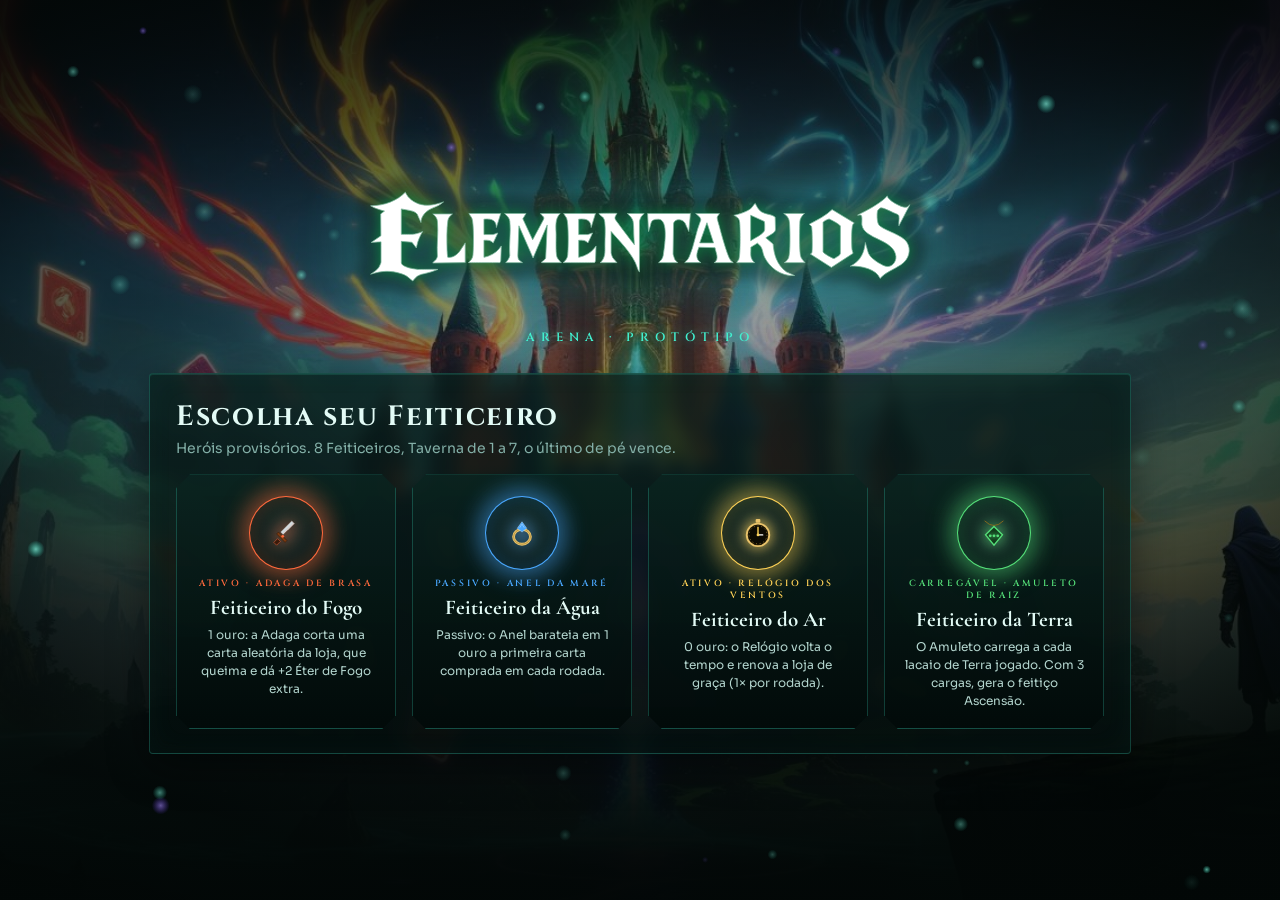
<file: elementarios-digital/index.html>
<!doctype html>
<html lang="pt-BR">
<head>
  <meta charset="utf-8">
  <meta name="viewport" content="width=device-width, initial-scale=1">
  <link rel="icon" href="assets/ui/monograma.webp">
  <title>Elementarios Arena</title>
  <link rel="preconnect" href="https://fonts.googleapis.com">
  <link href="https://fonts.googleapis.com/css2?family=Cinzel:wght@500;600;700;800&family=Cormorant+Garamond:wght@500;600;700&family=Sora:wght@400;500;600;700&display=swap" rel="stylesheet">
  <link rel="stylesheet" href="css/style.css">
</head>
<body>
  <div id="app"></div>
  <div id="tip" class="tip" hidden></div>
  <aside id="inspect" hidden></aside>
  <div id="modal" class="modal" hidden></div>
  <div id="toast" class="toast" hidden></div>

  <script src="js/data.js"></script>
  <script src="js/engine.js"></script>
  <script src="js/combat.js"></script>
  <script src="js/bots.js"></script>
  <script src="js/sfx.js"></script>
  <script src="js/fx.js"></script>
  <script src="js/ui.js"></script>
</body>
</html>
</file>
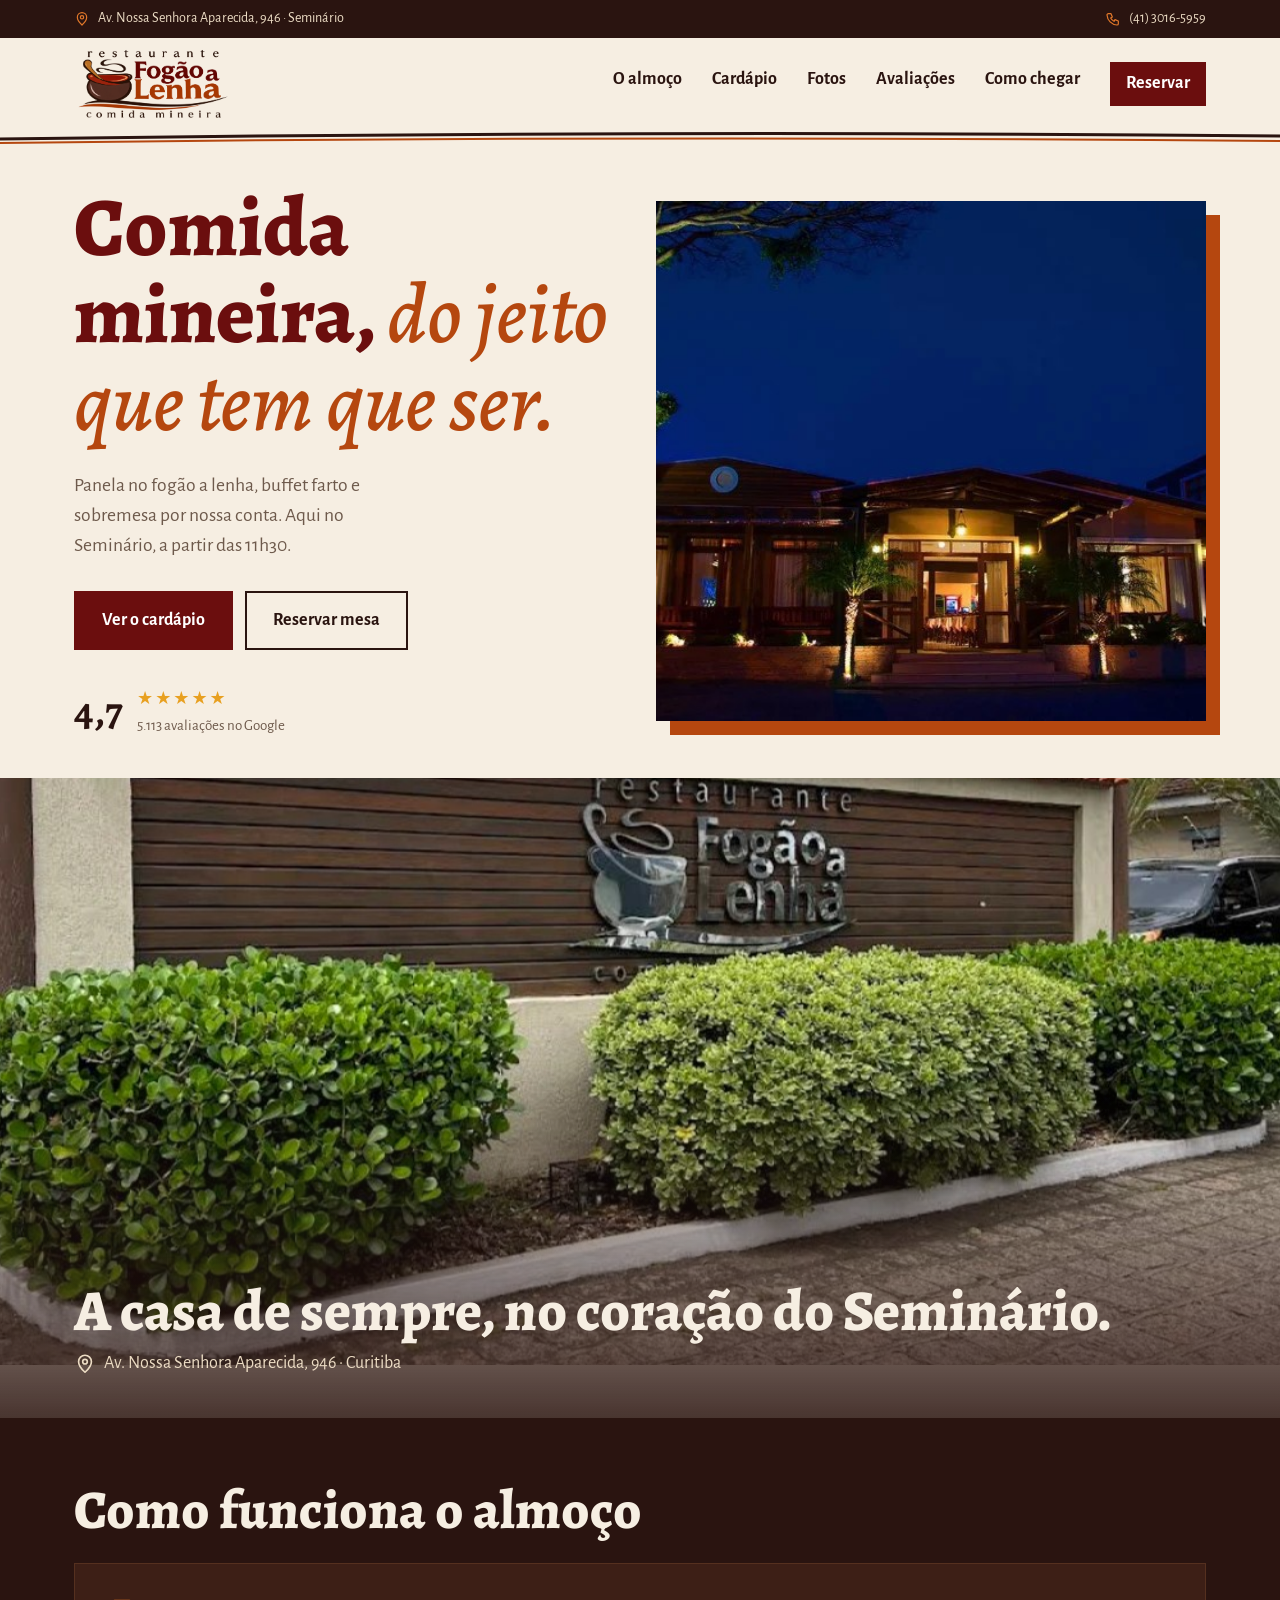
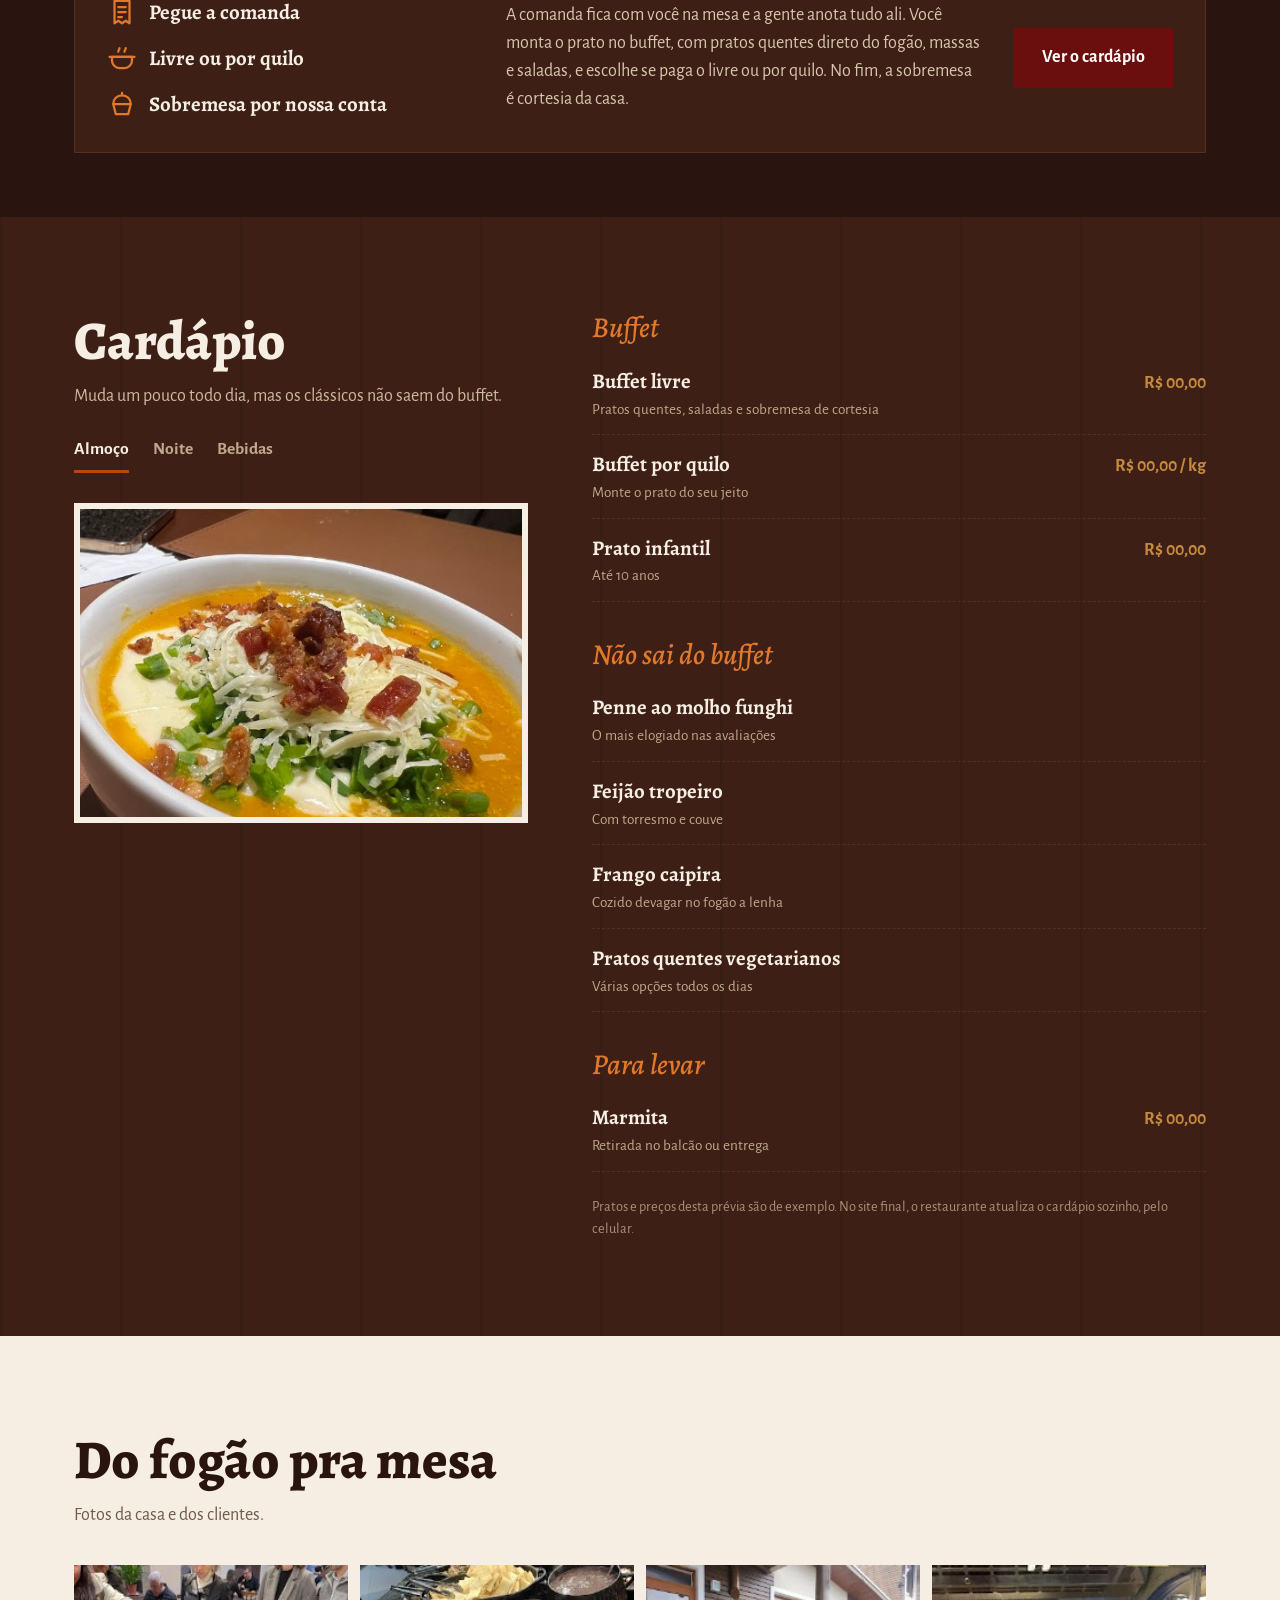
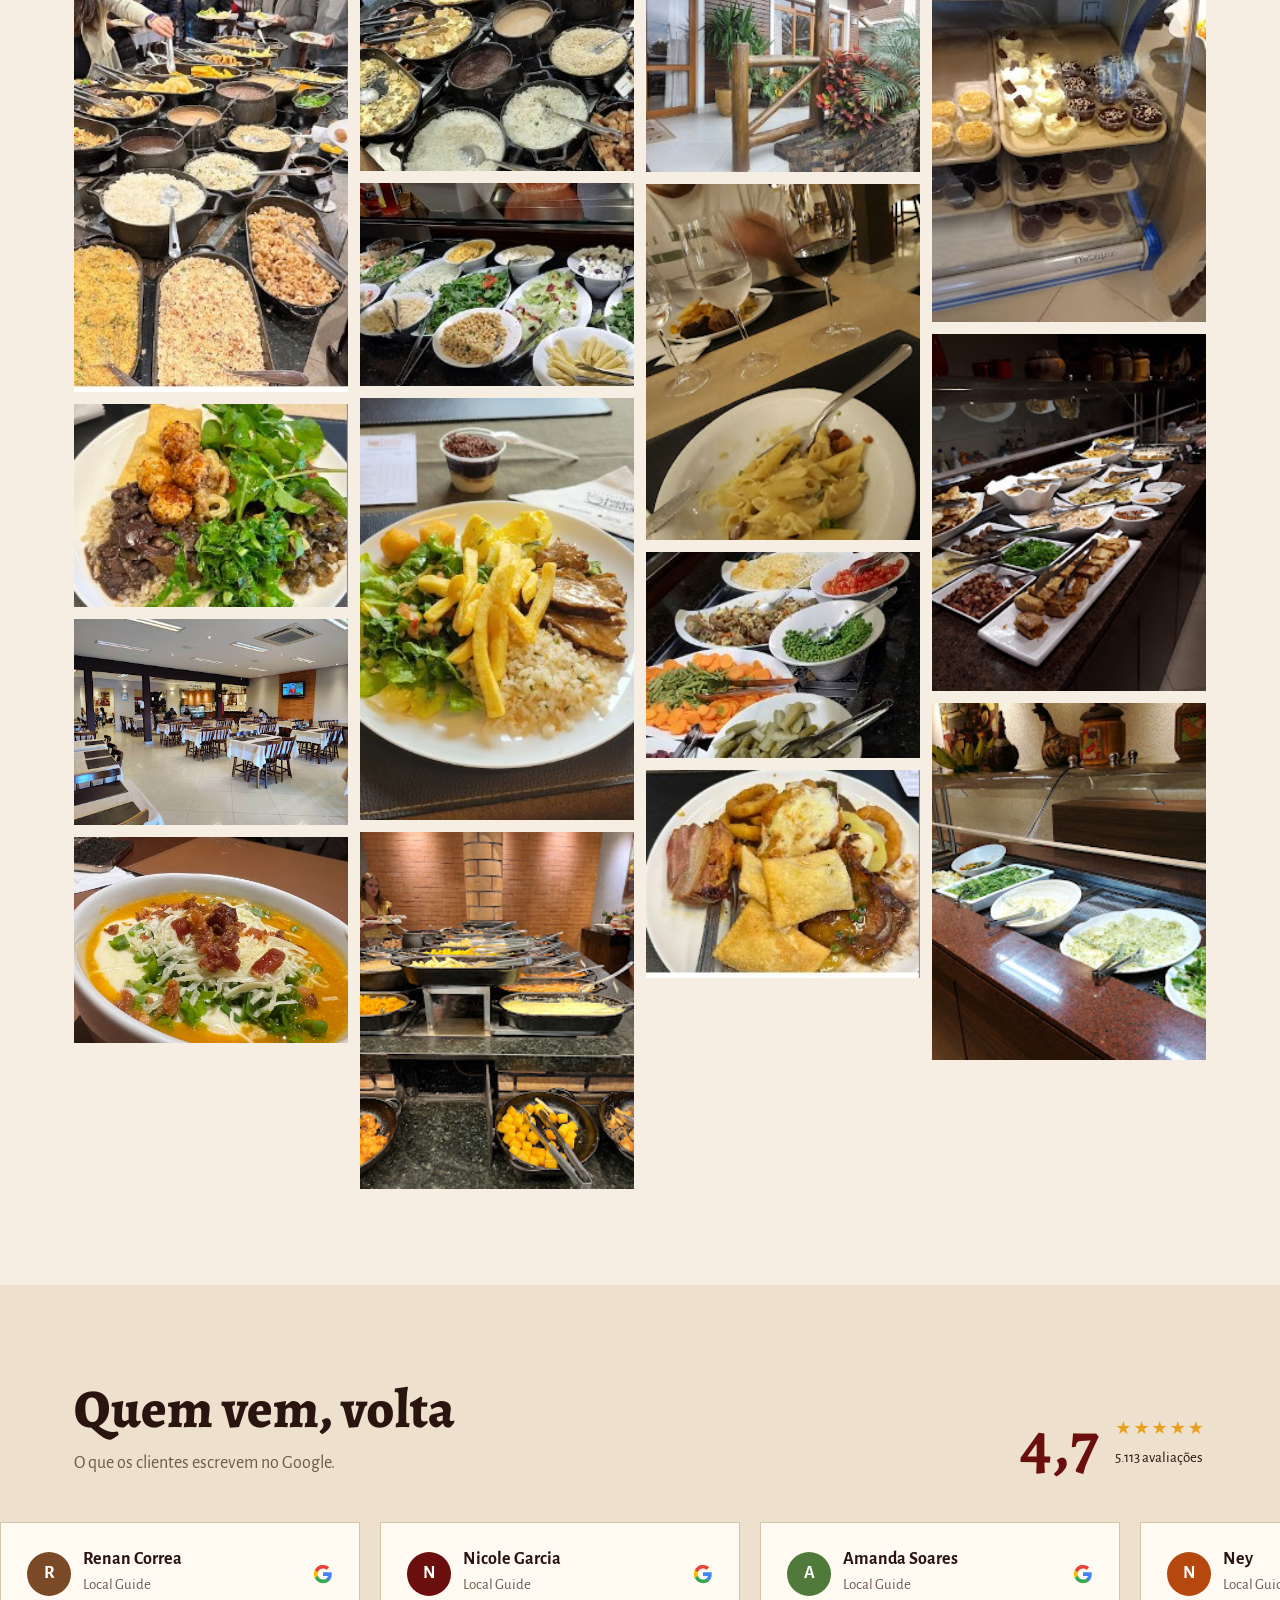
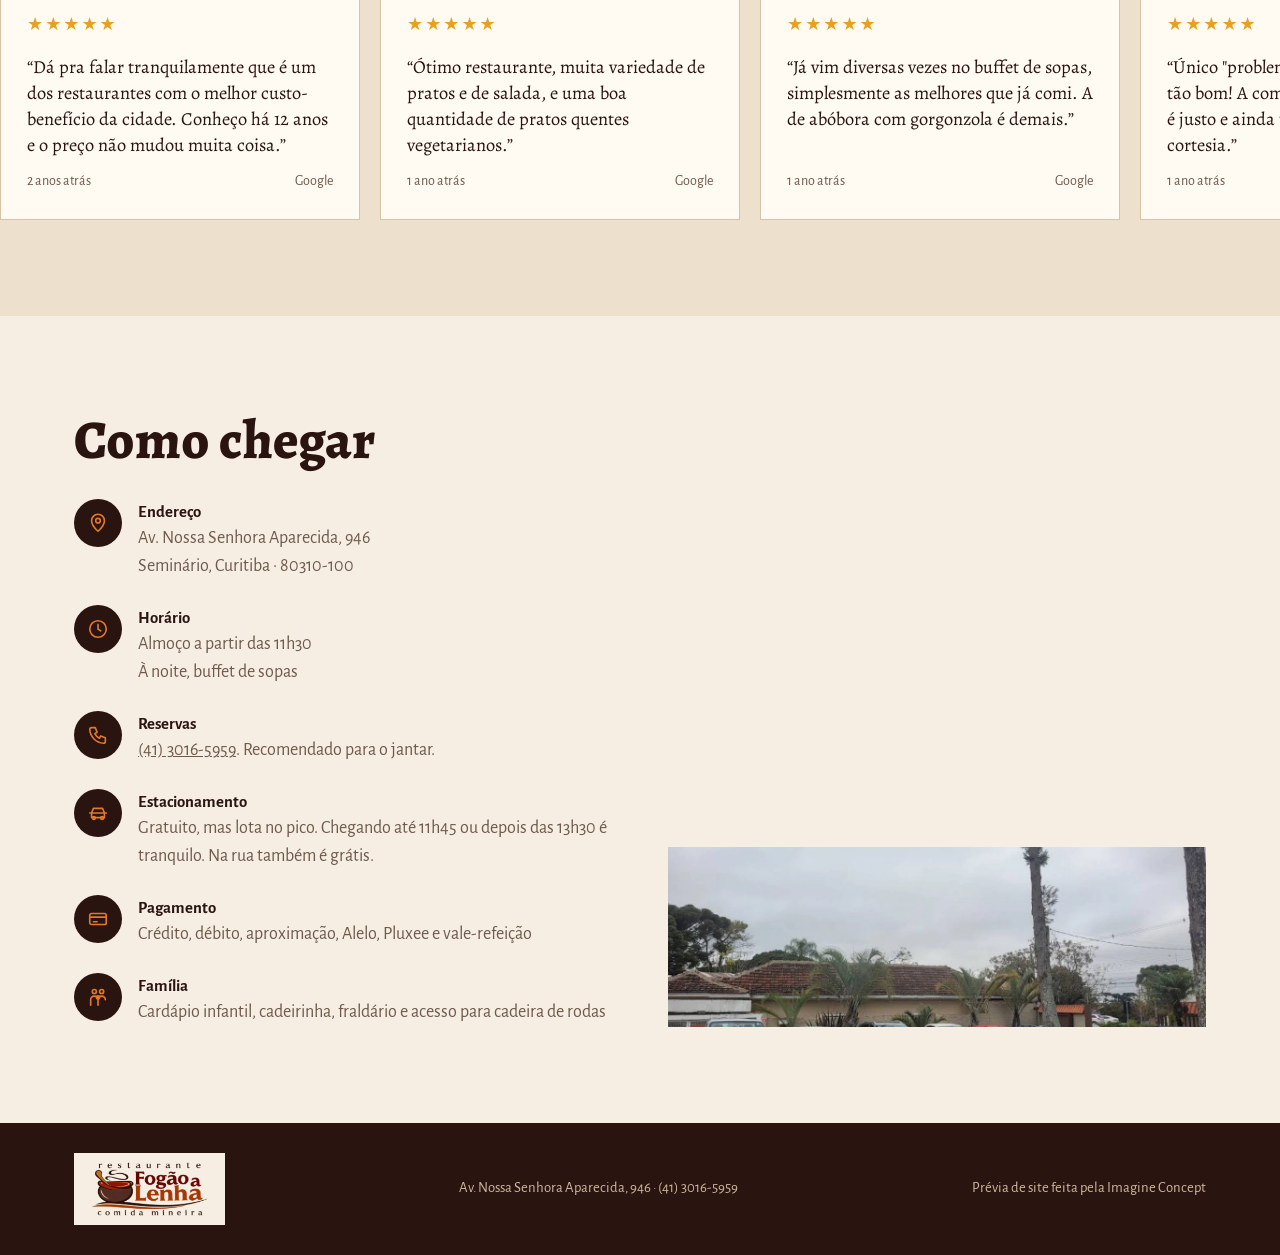
<file: demos/fogao-a-lenha/index.html>
<!doctype html>
<html lang="pt-BR">
<head>
<meta charset="utf-8">
<meta name="robots" content="noindex, nofollow">
<meta name="viewport" content="width=device-width, initial-scale=1">
<title>Fogão a Lenha Restaurante · Seminário, Curitiba</title>
<meta name="description" content="Comida mineira no fogão a lenha, buffet livre ou por quilo, no Seminário em Curitiba.">
<link rel="preconnect" href="https://fonts.googleapis.com">
<link href="https://fonts.googleapis.com/css2?family=Alegreya:ital,wght@0,500;0,700;0,800;1,500&family=Alegreya+Sans:wght@400;500;700&display=swap" rel="stylesheet">
<style>
:root{
  --creme:#f6eee2;--creme-2:#ede0cc;--marrom:#2a1410;--marrom-2:#3d1f16;--marrom-3:#55301f;
  --vinho:#6b0e0e;--laranja:#b5470f;--brasa:#e2782a;--madeira:#c58a3c;--mudo:#6e5a4c;--fio:#d6c4a8;
}
*{box-sizing:border-box;margin:0;padding:0}
html{scroll-behavior:smooth}
body{font-family:"Alegreya Sans",system-ui,sans-serif;font-size:18px;color:var(--marrom);background:var(--creme);line-height:1.55;overflow-x:hidden}
img{display:block;max-width:100%}
a{color:inherit}
h1,h2,h3{font-family:Alegreya,Georgia,serif;font-weight:800;line-height:1.05}
.w{max-width:1180px;margin:0 auto;padding:0 24px}
.titulo{font-size:clamp(2.2rem,5vw,3.4rem);margin-bottom:12px}
.sub{color:var(--mudo);max-width:48ch}
section{padding:96px 0}
.ic{width:22px;height:22px;flex:none;stroke:currentColor;fill:none;stroke-width:1.8;stroke-linecap:round;stroke-linejoin:round}

/* faixa + topo */
.faixa{background:var(--marrom);color:#ecdcc4;font-size:.88rem}
.faixa .w{display:flex;justify-content:space-between;gap:16px;padding-top:8px;padding-bottom:8px;flex-wrap:wrap}
.faixa span,.faixa a{display:flex;align-items:center;gap:8px;text-decoration:none}
.faixa .ic{width:16px;height:16px;color:var(--brasa)}
header{background:var(--creme);position:sticky;top:0;z-index:20}
header .w{display:flex;align-items:center;justify-content:space-between;padding-top:10px;padding-bottom:10px}
.marca img{height:72px;mix-blend-mode:multiply}
nav{display:flex;gap:30px;font-weight:700}
nav a{text-decoration:none;position:relative;padding:4px 0}
nav a:after{content:"";position:absolute;left:0;right:100%;bottom:0;height:2px;background:var(--laranja);transition:.25s}
nav a:hover{color:var(--laranja)}nav a:hover:after{right:0}
.risco{display:block;width:100%;height:14px}
@media(max-width:760px){.marca img{height:50px}}

.bt{display:inline-flex;align-items:center;gap:10px;padding:14px 26px;font-weight:700;text-decoration:none;border:2px solid var(--marrom);transition:.2s}
.bt.cheio{background:var(--vinho);border-color:var(--vinho);color:#fff}
.bt.cheio:hover{background:var(--laranja);border-color:var(--laranja)}
.bt:not(.cheio):hover{background:var(--marrom);color:var(--creme)}

/* hero */
.hero{padding:40px 0 0;position:relative}
.hero .w{display:grid;grid-template-columns:1fr 1fr;gap:32px;align-items:center}
.hero h1{font-size:clamp(2.8rem,6.5vw,5.4rem);color:var(--vinho)}
.hero h1 i{font-weight:500;color:var(--laranja)}
.hero p{font-size:1.22rem;color:var(--mudo);max-width:32ch;margin:24px 0 30px}
.hero .acoes{display:flex;gap:12px;flex-wrap:wrap}
.selo{display:flex;align-items:center;gap:14px;margin-top:36px}
.selo b{font-family:Alegreya,serif;font-size:2.6rem;line-height:1}
.estrelas{color:#e8a020;letter-spacing:2px}
.selo small{color:var(--mudo);display:block}
.fogao{width:100%;height:520px;object-fit:cover;box-shadow:14px 14px 0 var(--laranja)}
@media(max-width:860px){.hero .w{grid-template-columns:1fr}.fogao{height:320px}}

/* animações do fogão */
.chama{transform-origin:50% 100%;transform-box:fill-box;animation:chama 1.1s ease-in-out infinite alternate}
.chama.c2{animation-duration:.8s;animation-delay:-.3s}
.chama.c3{animation-duration:1.4s;animation-delay:-.6s}
@keyframes chama{0%{transform:scaleY(.82) scaleX(1.06) skewX(-3deg)}100%{transform:scaleY(1.12) scaleX(.94) skewX(4deg)}}
.brilho{animation:brilho 1.6s ease-in-out infinite alternate}
@keyframes brilho{from{opacity:.35}to{opacity:.8}}
.fumaca{fill:none;stroke:#b9a891;stroke-width:9;stroke-linecap:round;opacity:0;animation:sobe 5s ease-in infinite}
.fumaca.f2{animation-delay:-1.7s;stroke-width:7}
.fumaca.f3{animation-delay:-3.4s;stroke-width:11}
.fumaca.chamine{stroke:#9d8d79}
@keyframes sobe{0%{opacity:0;transform:translateY(20px) scaleX(.8)}20%{opacity:.7}100%{opacity:0;transform:translateY(-120px) scaleX(1.3)}}
.faisca{fill:var(--brasa);animation:faisca 2.6s linear infinite;opacity:0}
.faisca:nth-of-type(2){animation-delay:-.9s}.faisca:nth-of-type(3){animation-delay:-1.8s}
@keyframes faisca{0%{opacity:0;transform:translate(0,0)}15%{opacity:1}100%{opacity:0;transform:translate(14px,-70px)}}
.colher{transform-origin:330px 205px;animation:mexe 3.2s ease-in-out infinite}
@keyframes mexe{0%,100%{transform:rotate(-4deg)}50%{transform:rotate(6deg)}}
.tampa{animation:tampa 2.4s ease-in-out infinite;transform-origin:430px 230px}
@keyframes tampa{0%,70%,100%{transform:translateY(0)}78%{transform:translateY(-6px) rotate(-3deg)}86%{transform:translateY(0)}}

/* fachada */
.fachada{position:relative;height:min(78vh,640px);padding:0;margin-top:40px;overflow:hidden}
.fachada img{width:100%;height:120%;object-fit:cover;position:absolute;top:-10%;will-change:transform}
.fachada:after{content:"";position:absolute;inset:0;background:linear-gradient(0deg,rgba(42,20,16,.85),rgba(42,20,16,0) 55%)}
.fachada .w{position:absolute;left:0;right:0;bottom:40px;z-index:2;color:var(--creme)}
.fachada h2{font-size:clamp(2rem,5vw,3.6rem)}
.fachada p{display:flex;align-items:center;gap:8px;margin-top:8px;color:#ecdcc4}

/* almoço */
.almoco{background:var(--marrom);color:var(--creme);position:relative}
.almoco .sub{color:#cdb99f}
.passos{display:grid;grid-template-columns:repeat(3,1fr);gap:28px;margin-top:52px}
.passo{border:1px solid var(--marrom-3);padding:30px 28px;position:relative;background:var(--marrom-2)}
.passo .n{font-family:Alegreya,serif;font-style:italic;font-size:1rem;color:var(--brasa)}
.passo svg.ic{width:44px;height:44px;color:var(--brasa);stroke-width:1.4;margin:14px 0 18px}
.passo h3{font-size:1.6rem;margin-bottom:8px}
.passo p{color:#d8c6ad}
@media(max-width:760px){.passos{grid-template-columns:1fr}}

/* cardápio */
.cardapio{background:var(--marrom-2);color:var(--creme);background-image:repeating-linear-gradient(90deg,rgba(0,0,0,.08) 0 2px,transparent 2px 120px)}
.cardapio .w{display:grid;grid-template-columns:.85fr 1.15fr;gap:64px}
.cardapio .sub{color:#cdb99f}
.cardapio .lado{position:sticky;top:110px;align-self:start}
.cardapio .lado img{margin-top:30px;width:100%;height:320px;object-fit:cover;border:6px solid var(--creme)}
.turnos{display:flex;gap:24px;margin-top:26px;font-weight:700}
.turnos button{background:none;border:0;font:inherit;font-size:1.1rem;color:#bfa98c;cursor:pointer;padding-bottom:6px;border-bottom:3px solid transparent}
.turnos button.on{color:var(--creme);border-color:var(--laranja)}
.menu{display:none}.menu.on{display:block;animation:entra .4s ease}
@keyframes entra{from{opacity:0;transform:translateY(8px)}}
.menu h3{font-style:italic;font-weight:500;font-size:1.8rem;color:var(--brasa);margin:38px 0 8px}
.menu h3:first-child{margin-top:0}
.prato{display:flex;align-items:baseline;gap:12px;padding:13px 0;border-bottom:1px dashed var(--marrom-3)}
.prato div{flex:1}
.prato b{font-family:Alegreya,serif;font-size:1.3rem}
.prato small{display:block;color:#bfa98c;font-size:.95rem}
.prato em{font-style:normal;font-weight:700;color:var(--madeira);white-space:nowrap}
.obs{font-size:.9rem;color:#a99178;margin-top:24px}
@media(max-width:860px){.cardapio .w{grid-template-columns:1fr;gap:32px}.cardapio .lado{position:static}}

/* fotos */
.fotos .head{display:flex;justify-content:space-between;align-items:end;gap:24px;flex-wrap:wrap;margin-bottom:36px}
.mural{columns:4 220px;column-gap:12px}
.mural figure{break-inside:avoid;margin-bottom:12px;overflow:hidden;position:relative}
.mural img{width:100%;transition:transform .6s}
.mural figure:hover img{transform:scale(1.05)}
.mural figcaption{position:absolute;left:0;right:0;bottom:0;padding:24px 12px 10px;color:#fff;font-size:.9rem;background:linear-gradient(0deg,rgba(42,20,16,.8),transparent);opacity:0;transition:.3s}
.mural figure:hover figcaption{opacity:1}

/* avaliações */
.vozes{background:var(--creme-2);overflow:hidden}
.vozes .topo{display:flex;align-items:end;justify-content:space-between;gap:24px;flex-wrap:wrap;margin-bottom:44px}
.nota{display:flex;align-items:center;gap:16px}
.nota b{font-family:Alegreya,serif;font-size:4.2rem;line-height:1;color:var(--vinho)}
.trilho{display:flex;gap:20px;width:max-content;animation:roda 60s linear infinite}
.trilho:hover{animation-play-state:paused}
@keyframes roda{to{transform:translateX(calc(-50% - 10px))}}
.card{width:360px;background:#fffaf2;border:1px solid var(--fio);padding:26px;display:flex;flex-direction:column;gap:14px}
.card .quem{display:flex;align-items:center;gap:12px}
.av{width:44px;height:44px;border-radius:50%;display:grid;place-items:center;color:#fff;font-weight:700;flex:none}
.card .quem b{display:block;line-height:1.2}
.card .quem small{color:var(--mudo)}
.card p{font-family:Alegreya,serif;font-size:1.15rem;line-height:1.4}
.card .g{margin-left:auto;width:20px;height:20px}
.card .rod{display:flex;justify-content:space-between;color:var(--mudo);font-size:.88rem;margin-top:auto}

/* visite */
.visite .w{display:grid;grid-template-columns:1fr 1fr;gap:56px}
.infos{margin-top:30px;display:grid;gap:24px}
.info{display:flex;gap:16px}
.info .bola{width:48px;height:48px;border-radius:50%;background:var(--marrom);color:var(--brasa);display:grid;place-items:center;flex:none}
.info b{display:block;font-size:1.05rem}
.info span{color:var(--mudo)}
.mapa{display:grid;gap:12px;grid-template-rows:1fr 180px}
.mapa iframe{width:100%;height:100%;min-height:340px;border:0;filter:sepia(.25) saturate(.9)}
.mapa img{width:100%;height:100%;object-fit:cover}
@media(max-width:860px){.visite .w{grid-template-columns:1fr}}

footer{background:var(--marrom);color:#cdb99f}
footer .w{display:flex;align-items:center;justify-content:space-between;flex-wrap:wrap;gap:16px;padding-top:30px;padding-bottom:30px;font-size:.92rem}
footer .logo{background:var(--creme);padding:8px 14px}
footer .logo img{height:56px;mix-blend-mode:multiply}
.ligar{position:fixed;right:16px;bottom:16px;background:var(--vinho);color:#fff;text-decoration:none;font-weight:700;padding:13px 20px;z-index:30;display:flex;gap:8px;align-items:center}
@media(min-width:861px){.ligar{display:none}}

.rev{opacity:0;transform:translateY(24px);transition:opacity .8s,transform .8s}
.rev.vis{opacity:1;transform:none}
@media(prefers-reduced-motion:reduce){*{animation:none!important;transition:none!important}.rev{opacity:1;transform:none}}

.almoco{padding:64px 0}
.quadro{border:1px solid var(--marrom-3);background:var(--marrom-2);padding:32px;display:grid;grid-template-columns:1fr 1.3fr auto;gap:32px;align-items:center;margin-top:24px}
.destaques{list-style:none;display:grid;gap:14px}
.destaques li{display:flex;align-items:center;gap:12px;font-family:Alegreya,serif;font-weight:700;font-size:1.3rem}
.destaques .ic{width:30px;height:30px;color:var(--brasa)}
.quadro p{color:#d8c6ad}
.nav-bt{background:var(--vinho);color:#fff!important;padding:8px 16px!important}
.nav-bt:after{display:none}
@media(max-width:860px){.quadro{grid-template-columns:1fr;gap:20px;padding:24px}}
@media(max-width:760px){
  body{font-size:17px}
  section{padding:56px 0}
  header .w{flex-direction:column;align-items:stretch;gap:6px;padding-top:6px;padding-bottom:4px}
  .marca{align-self:center}
  nav{display:flex;gap:18px;overflow-x:auto;white-space:nowrap;font-size:.95rem;padding-bottom:4px;scrollbar-width:none}
  nav::-webkit-scrollbar{display:none}
  .faixa .w{justify-content:center;font-size:.8rem}
  .faixa span{display:none}
  .hero{padding-top:24px}
  .hero p{margin:16px 0 22px}
  .hero .acoes .bt{flex:1;justify-content:center;padding:12px}
  .fogao{height:260px;box-shadow:8px 8px 0 var(--laranja)}
  .fachada{height:300px;margin-top:24px}
  .fachada .w{bottom:20px}
  .cardapio .lado img{height:180px}
  .mural{columns:auto;display:grid;grid-template-columns:repeat(3,1fr);gap:4px}
  .mural figure{margin:0;aspect-ratio:1}
  .mural img{height:100%;object-fit:cover}
  .mural figure:nth-child(1),.mural figure:nth-child(8){grid-column:span 2;grid-row:span 2}
  .mural figcaption{display:none}
  .card{width:280px;padding:20px}
  .nota b{font-size:3rem}
  .mapa{grid-template-rows:280px 160px}
  .mapa iframe{min-height:0}
  footer .w{flex-direction:column;text-align:center}
}
</style>
</head>
<body>

<svg width="0" height="0" style="position:absolute">
  <symbol id="i-pin" viewBox="0 0 24 24"><path d="M12 21s-7-6.2-7-11.5A7 7 0 0 1 19 9.5C19 14.8 12 21 12 21z"/><circle cx="12" cy="9.5" r="2.5"/></symbol>
  <symbol id="i-relogio" viewBox="0 0 24 24"><circle cx="12" cy="12" r="9"/><path d="M12 7v5l3 2"/></symbol>
  <symbol id="i-fone" viewBox="0 0 24 24"><path d="M5 4h4l2 5-2.5 1.5a11 11 0 0 0 5 5L15 13l5 2v4a2 2 0 0 1-2 2A16 16 0 0 1 3 6a2 2 0 0 1 2-2"/></symbol>
  <symbol id="i-carro" viewBox="0 0 24 24"><path d="M5 17h14v-5l-2-5H7l-2 5z"/><path d="M3 12h18"/><circle cx="7.5" cy="17.5" r="1.5"/><circle cx="16.5" cy="17.5" r="1.5"/></symbol>
  <symbol id="i-cartao" viewBox="0 0 24 24"><rect x="3" y="6" width="18" height="12" rx="2"/><path d="M3 10h18M7 15h4"/></symbol>
  <symbol id="i-familia" viewBox="0 0 24 24"><circle cx="8" cy="6" r="2.2"/><circle cx="16" cy="6" r="2.2"/><circle cx="12" cy="12.5" r="1.7"/><path d="M4 21v-6a4 4 0 0 1 8 0M12 21v-6a4 4 0 0 1 8 0"/></symbol>
  <symbol id="i-comanda" viewBox="0 0 24 24"><path d="M6 3h12v18l-3-2-3 2-3-2-3 2z"/><path d="M9 8h6M9 12h6M9 16h3"/></symbol>
  <symbol id="i-panela" viewBox="0 0 24 24"><path d="M4 11h16v3a6 6 0 0 1-6 6h-4a6 6 0 0 1-6-6z"/><path d="M2 11h20M9 7c0-1.5 1-1.5 1-3M14 7c0-1.5 1-1.5 1-3"/></symbol>
  <symbol id="i-doce" viewBox="0 0 24 24"><path d="M5 12h14l-2 8H7z"/><path d="M5 12c0-4 3-7 7-7s7 3 7 7"/><path d="M12 5V3"/></symbol>
  <symbol id="i-google" viewBox="0 0 48 48"><path fill="#4285F4" d="M45 24.5c0-1.6-.1-3.1-.4-4.5H24v8.5h11.8a10 10 0 0 1-4.4 6.6v5.5h7.1C42.6 36.8 45 31.2 45 24.5z"/><path fill="#34A853" d="M24 46c5.9 0 10.9-2 14.5-5.4l-7.1-5.5c-2 1.3-4.5 2.1-7.4 2.1-5.7 0-10.6-3.9-12.3-9.1H4.4v5.7A22 22 0 0 0 24 46z"/><path fill="#FBBC05" d="M11.7 28.1a13 13 0 0 1 0-8.3v-5.7H4.4a22 22 0 0 0 0 19.7z"/><path fill="#EA4335" d="M24 10.8c3.2 0 6.1 1.1 8.4 3.3l6.3-6.3A22 22 0 0 0 4.4 14.1l7.3 5.7c1.7-5.2 6.6-9 12.3-9z"/></symbol>
</svg>

<div class="faixa"><div class="w">
  <span><svg class="ic"><use href="#i-pin"/></svg>Av. Nossa Senhora Aparecida, 946 · Seminário</span>
  <a href="tel:+554130165959"><svg class="ic"><use href="#i-fone"/></svg>(41) 3016-5959</a>
</div></div>

<header>
  <div class="w">
    <a class="marca" href="#"><img src="img/logo.webp" alt="Restaurante Fogão a Lenha · comida mineira"></a>
    <nav><a href="#almoco">O almoço</a><a href="#cardapio">Cardápio</a><a href="#fotos">Fotos</a><a href="#avaliacoes">Avaliações</a><a href="#visite">Como chegar</a><a class="nav-bt" href="tel:+554130165959">Reservar</a></nav>
  </div>
  <svg class="risco" viewBox="0 0 1200 14" preserveAspectRatio="none"><path d="M0 9 Q600 0 1200 6" stroke="#2a1410" stroke-width="3" fill="none"/><path d="M0 13 Q600 5 1200 11" stroke="#b5470f" stroke-width="2" fill="none"/></svg>
</header>

<section class="hero"><div class="w">
  <div>
    <h1>Comida mineira, <i>do jeito que tem que ser.</i></h1>
    <p>Panela no fogão a lenha, buffet farto e sobremesa por nossa conta. Aqui no Seminário, a partir das 11h30.</p>
    <div class="acoes">
      <a class="bt cheio" href="#cardapio">Ver o cardápio</a>
      <a class="bt" href="tel:+554130165959">Reservar mesa</a>
    </div>
    <div class="selo">
      <b>4,7</b>
      <div><span class="estrelas">★★★★★</span><small>5.113 avaliações no Google</small></div>
    </div>
  </div>

  <img class="fogao" src="img/noite.jpg" alt="Fachada do restaurante Fogão a Lenha à noite, com as luzes acesas">
</div></section>

<section class="fachada" aria-label="Fachada do restaurante">
  <img src="img/fachada.jpg" alt="Fachada do Restaurante Fogão a Lenha" id="parallax">
  <div class="w rev">
    <h2>A casa de sempre, no coração do Seminário.</h2>
    <p><svg class="ic"><use href="#i-pin"/></svg>Av. Nossa Senhora Aparecida, 946 · Curitiba</p>
  </div>
</section>

<section class="almoco" id="almoco"><div class="w">
  <h2 class="titulo rev">Como funciona o almoço</h2>
  
  <div class="quadro rev">
    <ul class="destaques">
      <li><svg class="ic"><use href="#i-comanda"/></svg>Pegue a comanda</li>
      <li><svg class="ic"><use href="#i-panela"/></svg>Livre ou por quilo</li>
      <li><svg class="ic"><use href="#i-doce"/></svg>Sobremesa por nossa conta</li>
    </ul>
    <p>A comanda fica com você na mesa e a gente anota tudo ali. Você monta o prato no buffet, com pratos quentes direto do fogão, massas e saladas, e escolhe se paga o livre ou por quilo. No fim, a sobremesa é cortesia da casa.</p>
    <a class="bt cheio" href="#cardapio">Ver o cardápio</a>
  </div>
</div></section>

<section class="cardapio" id="cardapio"><div class="w">
  <div class="lado">
    <h2 class="titulo">Cardápio</h2>
    <p class="sub">Muda um pouco todo dia, mas os clássicos não saem do buffet.</p>
    <div class="turnos">
      <button class="on" data-m="m-almoco">Almoço</button>
      <button data-m="m-noite">Noite</button>
      <button data-m="m-bebidas">Bebidas</button>
    </div>
    <img src="img/sopa.jpg" alt="Sopa de abóbora com gorgonzola e bacon" id="foto-menu">
  </div>
  <div>
    <div class="menu on" id="m-almoco" data-foto="img/buffet-fila.jpg">
      <h3>Buffet</h3>
      <div class="prato"><div><b>Buffet livre</b><small>Pratos quentes, saladas e sobremesa de cortesia</small></div><em>R$ 00,00</em></div>
      <div class="prato"><div><b>Buffet por quilo</b><small>Monte o prato do seu jeito</small></div><em>R$ 00,00 / kg</em></div>
      <div class="prato"><div><b>Prato infantil</b><small>Até 10 anos</small></div><em>R$ 00,00</em></div>
      <h3>Não sai do buffet</h3>
      <div class="prato"><div><b>Penne ao molho funghi</b><small>O mais elogiado nas avaliações</small></div></div>
      <div class="prato"><div><b>Feijão tropeiro</b><small>Com torresmo e couve</small></div></div>
      <div class="prato"><div><b>Frango caipira</b><small>Cozido devagar no fogão a lenha</small></div></div>
      <div class="prato"><div><b>Pratos quentes vegetarianos</b><small>Várias opções todos os dias</small></div></div>
      <h3>Para levar</h3>
      <div class="prato"><div><b>Marmita</b><small>Retirada no balcão ou entrega</small></div><em>R$ 00,00</em></div>
    </div>
    <div class="menu" id="m-noite" data-foto="img/sopa.jpg">
      <h3>Buffet de sopas</h3>
      <div class="prato"><div><b>Sopas e caldos à vontade</b><small>Com pães, queijos e acompanhamentos</small></div><em>R$ 00,00</em></div>
      <div class="prato"><div><b>Abóbora com gorgonzola</b><small>A queridinha das avaliações</small></div></div>
      <div class="prato"><div><b>Creme de palmito</b></div></div>
      <div class="prato"><div><b>Caldo de feijão</b><small>Com bacon e cheiro-verde</small></div></div>
    </div>
    <div class="menu" id="m-bebidas" data-foto="img/penne.png">
      <h3>Sem álcool</h3>
      <div class="prato"><div><b>Refrigerante lata</b></div><em>R$ 0,00</em></div>
      <div class="prato"><div><b>Suco natural</b><small>Sabor do dia</small></div><em>R$ 0,00</em></div>
      <div class="prato"><div><b>Água com ou sem gás</b></div><em>R$ 0,00</em></div>
      <div class="prato"><div><b>Café</b><small>Passado na hora</small></div><em>R$ 0,00</em></div>
      <h3>Com álcool</h3>
      <div class="prato"><div><b>Cerveja</b><small>Long neck e garrafa</small></div><em>R$ 0,00</em></div>
      <div class="prato"><div><b>Vinho, taça</b><small>Tinto ou branco</small></div><em>R$ 0,00</em></div>
    </div>
    <p class="obs">Pratos e preços desta prévia são de exemplo. No site final, o restaurante atualiza o cardápio sozinho, pelo celular.</p>
  </div>
</div></section>

<section class="fotos" id="fotos"><div class="w">
  <div class="head">
    <div><h2 class="titulo">Do fogão pra mesa</h2><p class="sub">Fotos da casa e dos clientes.</p></div>
  </div>
  <div class="mural">
    <figure class="rev"><img src="img/buffet-fila.jpg" alt=""><figcaption>Fila do buffet no almoço</figcaption></figure>
    <figure class="rev"><img src="img/prato-1.jpg" alt=""><figcaption>Prato montado no buffet</figcaption></figure>
    <figure class="rev"><img src="img/salao.png" alt=""><figcaption>O salão</figcaption></figure>
    <figure class="rev"><img src="img/sopa.jpg" alt=""><figcaption>Buffet de sopas, à noite</figcaption></figure>
    <figure class="rev"><img src="img/panelas.jpg" alt=""><figcaption>Panelas no fogão</figcaption></figure>
    <figure class="rev"><img src="img/saladas-2.jpg" alt=""><figcaption>Buffet de saladas</figcaption></figure>
    <figure class="rev"><img src="img/prato-3.jpg" alt=""><figcaption>Almoço com sobremesa de cortesia</figcaption></figure>
    <figure class="rev"><img src="img/buffet-quente.png" alt=""><figcaption>Pratos quentes</figcaption></figure>
    <figure class="rev"><img src="img/entrada.jpg" alt=""><figcaption>A entrada</figcaption></figure>
    <figure class="rev"><img src="img/penne.png" alt=""><figcaption>Penne ao funghi e vinho</figcaption></figure>
    <figure class="rev"><img src="img/legumes.jpg" alt=""><figcaption>Legumes e conservas</figcaption></figure>
    <figure class="rev"><img src="img/prato-2.jpg" alt=""><figcaption>Prato do dia</figcaption></figure>
    <figure class="rev"><img src="img/sobremesas.png" alt=""><figcaption>Vitrine de sobremesas</figcaption></figure>
    <figure class="rev"><img src="img/buffet.png" alt=""><figcaption>Buffet frio</figcaption></figure>
    <figure class="rev"><img src="img/saladas.png" alt=""><figcaption>Saladas</figcaption></figure>
  </div>
</div></section>

<section class="vozes" id="avaliacoes">
  <div class="w topo">
    <div><h2 class="titulo">Quem vem, volta</h2><p class="sub">O que os clientes escrevem no Google.</p></div>
    <div class="nota"><b>4,7</b><div><span class="estrelas">★★★★★</span><br><small>5.113 avaliações</small></div></div>
  </div>
  <div class="trilho" id="trilho"></div>
</section>

<section class="visite" id="visite"><div class="w">
  <div>
    <h2 class="titulo">Como chegar</h2>
    <div class="infos">
      <div class="info"><span class="bola"><svg class="ic"><use href="#i-pin"/></svg></span><div><b>Endereço</b><span>Av. Nossa Senhora Aparecida, 946<br>Seminário, Curitiba · 80310-100</span></div></div>
      <div class="info"><span class="bola"><svg class="ic"><use href="#i-relogio"/></svg></span><div><b>Horário</b><span>Almoço a partir das 11h30<br>À noite, buffet de sopas</span></div></div>
      <div class="info"><span class="bola"><svg class="ic"><use href="#i-fone"/></svg></span><div><b>Reservas</b><span><a href="tel:+554130165959">(41) 3016-5959</a>. Recomendado para o jantar.</span></div></div>
      <div class="info"><span class="bola"><svg class="ic"><use href="#i-carro"/></svg></span><div><b>Estacionamento</b><span>Gratuito, mas lota no pico. Chegando até 11h45 ou depois das 13h30 é tranquilo. Na rua também é grátis.</span></div></div>
      <div class="info"><span class="bola"><svg class="ic"><use href="#i-cartao"/></svg></span><div><b>Pagamento</b><span>Crédito, débito, aproximação, Alelo, Pluxee e vale-refeição</span></div></div>
      <div class="info"><span class="bola"><svg class="ic"><use href="#i-familia"/></svg></span><div><b>Família</b><span>Cardápio infantil, cadeirinha, fraldário e acesso para cadeira de rodas</span></div></div>
    </div>
  </div>
  <div class="mapa">
    <iframe loading="lazy" title="Mapa do restaurante" src="https://maps.google.com/maps?q=Av.%20Nossa%20Senhora%20Aparecida%2C%20946%20Curitiba&z=16&output=embed"></iframe>
    <img src="img/estacionamento.jpg" alt="Estacionamento do restaurante">
  </div>
</div></section>

<footer><div class="w">
  <span class="logo"><img src="img/logo.webp" alt="Fogão a Lenha"></span>
  <span>Av. Nossa Senhora Aparecida, 946 · (41) 3016-5959</span>
  <span>Prévia de site feita pela Imagine Concept</span>
</div></footer>

<a class="ligar" href="tel:+554130165959"><svg class="ic"><use href="#i-fone"/></svg>Ligar e reservar</a>

<script>
// cardápio
document.querySelectorAll('.turnos button').forEach(b=>b.onclick=()=>{
  document.querySelectorAll('.turnos button,.menu').forEach(e=>e.classList.remove('on'));
  b.classList.add('on');
  const m=document.getElementById(b.dataset.m);m.classList.add('on');
  const f=document.getElementById('foto-menu');f.src=m.dataset.foto;
});

// avaliações do Google
const R=[
  ['Renan Correa','#7a4a26',5,'2 anos atrás','Dá pra falar tranquilamente que é um dos restaurantes com o melhor custo-benefício da cidade. Conheço há 12 anos e o preço não mudou muita coisa.'],
  ['Nicole Garcia','#6b0e0e',5,'1 ano atrás','Ótimo restaurante, muita variedade de pratos e de salada, e uma boa quantidade de pratos quentes vegetarianos.'],
  ['Amanda Soares','#4f7a3a',5,'1 ano atrás','Já vim diversas vezes no buffet de sopas, simplesmente as melhores que já comi. A de abóbora com gorgonzola é demais.'],
  ['Ney','#b5470f',5,'1 ano atrás','Único "problema" é que enche muito, de tão bom! A comida é fantástica, o preço é justo e ainda tem sobremesa de cortesia.'],
  ['Alexandre Magno','#3d1f16',4,'1 ano atrás','Fomos no buffet de sopas e gostamos bastante. Variedade excelente de sopas e acompanhamentos. Atendimento atencioso.'],
  ['Marcia Orvatich','#8f5a2f',5,'jul. 2022','Penne ao molho funghi. Delícia.'],
];
const card=([n,c,e,d,t])=>`<article class="card">
  <div class="quem"><span class="av" style="background:${c}">${n[0]}</span><div><b>${n}</b><small>Local Guide</small></div><svg class="g"><use href="#i-google"/></svg></div>
  <span class="estrelas">${'★'.repeat(e)}<span style="color:#d6c4a8">${'★'.repeat(5-e)}</span></span>
  <p>“${t}”</p><div class="rod"><span>${d}</span><span>Google</span></div></article>`;
document.getElementById('trilho').innerHTML=[...R,...R].map(card).join('');

// revelar ao rolar
const io=new IntersectionObserver(es=>es.forEach(e=>{if(e.isIntersecting){e.target.classList.add('vis');io.unobserve(e.target)}}),{threshold:.15});
document.querySelectorAll('.rev').forEach(el=>io.observe(el));

// parallax da fachada
const px=document.getElementById('parallax');
addEventListener('scroll',()=>{const r=px.parentElement.getBoundingClientRect();px.style.transform=`translateY(${r.top*-.15}px)`},{passive:true});
</script>
</body>
</html>
</file>
<file: elementarios-digital/css/style.css>
/* Elementarios Arena — Taverna de Cristal */
:root {
  --abyss: #020706;
  --deep: #061311;
  --glass: rgba(3, 13, 12, .74);
  --glass2: rgba(6, 22, 20, .86);
  --teal: #43f0d0;
  --teal-2: #1fc2a7;
  --teal-d: #0c6f62;
  --line: rgba(67, 240, 208, .22);
  --line-2: rgba(67, 240, 208, .45);
  --ink: #e3fbf6;
  --mute: #84b0a8;
  --gold: #f1c35a;
  --gold-d: #a8781c;
  --ruby: #ff5468;
  --eter: #b69cff;
  --fogo: #ff6a3d; --agua: #4aa8ff; --ar: #ffd257; --terra: #56e07a;
  --cw: 104px;
  --ch: calc(var(--cw) * 1.62);
  --r: 10px;
  --serif: 'Cormorant Garamond', Georgia, serif;
  --display: 'Cinzel', 'Cormorant Garamond', serif;
}
* { box-sizing: border-box; }
[hidden] { display: none !important; }
html, body { margin: 0; height: 100%; }
body {
  color: var(--ink);
  font: 14px/1.4 Sora, system-ui, sans-serif;
  overflow: hidden;
  user-select: none;
  background: var(--abyss);
}
body::before { /* arte da caixa */
  content: ''; position: fixed; inset: 0; z-index: -3;
  background: url('../assets/ui/bg-taverna.jpg') center 30% / cover no-repeat;
  transform: scale(1.04);
  animation: breathe 24s ease-in-out infinite alternate;
}
body::after { /* véu escuro e vinheta para leitura */
  content: ''; position: fixed; inset: 0; z-index: -2; pointer-events: none;
  background:
    radial-gradient(ellipse 70% 55% at 50% 42%, rgba(2,7,6,.18) 0%, rgba(2,7,6,.62) 70%, rgba(2,7,6,.9) 100%),
    linear-gradient(180deg, rgba(2,7,6,.55) 0%, rgba(2,7,6,.1) 25%, rgba(2,7,6,.35) 60%, rgba(2,7,6,.92) 100%);
}
body.menu::before { background-image: url('../assets/ui/bg-castelo.jpg'); background-position: center; }
@keyframes breathe { to { transform: scale(1.1) translateY(-1%); } }
#motes { position: fixed; inset: 0; width: 100%; height: 100%; z-index: -1; pointer-events: none; }
button { font: inherit; color: inherit; cursor: pointer; }

/* ───────── ornamento: painel de cristal */
.pane {
  position: relative;
  background: linear-gradient(180deg, rgba(8, 28, 25, .78), var(--glass));
  border: 1px solid var(--line);
  border-radius: 4px;
  box-shadow: inset 0 1px 0 rgba(67,240,208,.12), inset 0 0 30px rgba(67,240,208,.04), 0 12px 40px rgba(0,0,0,.45);
  backdrop-filter: blur(8px);
}
.pane::before, .pane::after {
  content: ''; position: absolute; width: 9px; height: 9px; background: var(--teal);
  transform: rotate(45deg); box-shadow: 0 0 10px var(--teal); opacity: .8;
}
.pane::before { top: -5px; left: -5px; }
.pane::after { bottom: -5px; right: -5px; }

.label {
  font-family: var(--display); font-size: 11px; letter-spacing: .28em; text-transform: uppercase; color: var(--teal);
  display: flex; align-items: center; gap: 10px; text-shadow: 0 0 12px rgba(67,240,208,.4);
}
.label::after { content: ''; flex: 1; height: 1px; background: linear-gradient(90deg, var(--line-2), transparent); }
.label.c::before { content: ''; flex: 1; height: 1px; background: linear-gradient(270deg, var(--line-2), transparent); }

/* ───────── botões */
.btn {
  position: relative; padding: 8px 16px; border: 1px solid var(--line-2); border-radius: 3px;
  background: linear-gradient(180deg, rgba(20, 70, 62, .55), rgba(5, 22, 20, .85));
  color: var(--ink); font-family: Sora; font-weight: 500; letter-spacing: .02em;
  box-shadow: inset 0 1px 0 rgba(255,255,255,.08), 0 0 0 rgba(67,240,208,0);
  transition: box-shadow .2s, border-color .2s, transform .08s, filter .2s;
}
.btn:hover:not(:disabled) { border-color: var(--teal); box-shadow: inset 0 1px 0 rgba(255,255,255,.12), 0 0 16px rgba(67,240,208,.35); }
.btn:active:not(:disabled) { transform: translateY(1px); }
.btn:disabled { opacity: .38; cursor: not-allowed; filter: grayscale(.6); }
.btn.sm { padding: 5px 11px; font-size: 12px; }
.btn.icon { width: 36px; height: 36px; padding: 0; display: grid; place-items: center; }
.btn.icon svg { width: 18px; height: 18px; }
.btn.gold { border-color: rgba(241,195,90,.6); background: linear-gradient(180deg, #5a4210, #241904); color: #ffe7a8; }
.btn.gold:hover:not(:disabled) { border-color: var(--gold); box-shadow: 0 0 18px rgba(241,195,90,.45); }
.btn.cast {
  padding: 12px 26px; font-family: var(--display); font-weight: 700; font-size: 15px; letter-spacing: .14em; text-transform: uppercase;
  border: 1px solid #8ffbe7; color: #021512;
  background: linear-gradient(180deg, #9dfde9 0%, #43f0d0 45%, #14a88f 100%);
  clip-path: polygon(12px 0, calc(100% - 12px) 0, 100% 50%, calc(100% - 12px) 100%, 12px 100%, 0 50%);
  box-shadow: 0 0 24px rgba(67,240,208,.55);
  animation: glowpulse 2.6s ease-in-out infinite;
}
.btn.cast:hover { filter: brightness(1.12); }
@keyframes glowpulse { 50% { filter: brightness(1.15) drop-shadow(0 0 10px rgba(67,240,208,.7)); } }
kbd { font: 600 9px Sora; padding: 1px 4px; border: 1px solid currentColor; border-radius: 3px; opacity: .6; margin-left: 6px; }

/* ───────── HUD */
.game { display: grid; grid-template-rows: auto 1fr; height: 100vh; }
.hud {
  display: grid; grid-template-columns: auto 1fr auto; align-items: center; gap: 18px; padding: 10px 18px 8px;
  background: linear-gradient(180deg, rgba(2,7,6,.92), rgba(2,7,6,.55) 70%, transparent);
}
.logo { height: 34px; filter: drop-shadow(0 0 10px rgba(67,240,208,.35)); }
.res { display: flex; gap: 10px; align-items: center; justify-content: center; flex-wrap: wrap; }
.gem {
  display: flex; align-items: center; gap: 7px; padding: 4px 12px 4px 6px; border-radius: 999px;
  background: linear-gradient(180deg, rgba(10,32,29,.85), rgba(2,10,9,.9)); border: 1px solid var(--line);
  font-family: var(--display); font-weight: 700; font-size: 16px; white-space: nowrap;
}
.gem svg { width: 22px; height: 22px; flex: none; }
.gem small { font-family: Sora; font-weight: 400; font-size: 10px; color: var(--mute); letter-spacing: .06em; }
.gem.hp { color: #ffb3bd; } .gem.gold { color: #ffe3a1; }
.gem.eth { padding: 4px 10px 4px 5px; font-size: 14px; }
.gem.eth svg { width: 18px; height: 18px; }
.hud-right { display: flex; gap: 8px; align-items: center; }
.round-plate { text-align: center; font-family: var(--display); line-height: 1; }
.round-plate b { font-size: 22px; color: var(--teal); text-shadow: 0 0 14px rgba(67,240,208,.5); }
.round-plate small { display: block; font-size: 9px; letter-spacing: .3em; color: var(--mute); margin-bottom: 2px; }
.timer { position: relative; width: 46px; height: 46px; display: grid; place-items: center; font-family: var(--display); font-weight: 700; font-size: 14px; }
.timer svg { position: absolute; inset: 0; transform: rotate(-90deg); }
.timer circle { fill: none; stroke-width: 3; }
.timer .bg { stroke: rgba(67,240,208,.15); }
.timer .fg { stroke: var(--teal); stroke-linecap: round; transition: stroke-dashoffset 1s linear, stroke .3s; filter: drop-shadow(0 0 4px var(--teal)); }
.timer.low .fg { stroke: var(--ruby); filter: drop-shadow(0 0 4px var(--ruby)); }
.timer.low { color: #ffb3bd; animation: beat 1s infinite; }
@keyframes beat { 50% { transform: scale(1.08); } }

.main { display: grid; grid-template-columns: 196px 1fr auto; min-height: 0; gap: 14px; padding: 0 14px 12px; }
.main.nogrim { grid-template-columns: 196px 1fr 0; }

/* ───────── mesa (oponentes) */
.table { display: flex; flex-direction: column; gap: 6px; overflow-y: auto; padding: 4px 2px 4px 4px; }
.opp { display: grid; grid-template-columns: 40px 1fr auto; gap: 8px; align-items: center; padding: 6px 8px; border-radius: 4px; border: 1px solid transparent; transition: background .2s; }
.opp:hover { background: rgba(67,240,208,.05); }
.opp.you { border-color: var(--line-2); background: rgba(67,240,208,.07); }
.opp.dead { opacity: .32; filter: grayscale(1); }
.medal { position: relative; width: 40px; height: 40px; border-radius: 50%; display: grid; place-items: center;
  background: radial-gradient(circle at 40% 30%, #183f39, #04100e); box-shadow: 0 0 0 2px var(--rc), 0 0 14px -2px var(--rc); }
.medal svg { width: 20px; height: 20px; }
.medal .lv { position: absolute; bottom: -4px; right: -4px; width: 17px; height: 17px; font: 700 10px var(--display); display: grid; place-items: center; background: #04100e; border: 1px solid var(--line-2); transform: rotate(45deg); }
.medal .lv span { transform: rotate(-45deg); }
.opp .nm { font-weight: 600; font-size: 13px; }
.opp .meta { font-size: 10px; color: var(--mute); }
.opp .hpv { font-family: var(--display); font-weight: 700; font-size: 18px; color: #ffb3bd; }
.opp .bar { grid-column: 2 / 4; height: 3px; background: rgba(255,255,255,.06); border-radius: 3px; overflow: hidden; margin-top: -2px; }
.opp .bar i { display: block; height: 100%; background: linear-gradient(90deg, #ff5468, #ff9a6b); box-shadow: 0 0 8px #ff5468; }

/* ───────── palco */
.stage { display: flex; flex-direction: column; gap: 10px; min-width: 0; overflow-y: auto; overflow-x: hidden; padding: 4px 6px 6px; }
.topline { display: grid; grid-template-columns: 1fr auto; gap: 12px; }
.vira { display: flex; align-items: center; gap: 12px; padding: 8px 14px; }
.vira .mini { width: 34px; height: 55px; border-radius: 3px; background-size: cover; background-position: center; border: 1px solid; flex: none; box-shadow: 0 0 14px -2px currentColor; }
.vira .t { font-size: 12px; color: var(--mute); line-height: 1.5; }
.vira .t b { color: var(--ink); font-family: var(--serif); font-size: 16px; font-weight: 700; }
.vira .t em { font-style: normal; color: var(--teal); }
.heroplate { display: flex; align-items: center; gap: 10px; padding: 8px 12px; max-width: 360px; }
.heroplate .t { font-size: 11px; color: var(--mute); }
.heroplate .t b { display: block; color: var(--ink); font-family: var(--serif); font-size: 16px; }

.counter-head { display: flex; align-items: center; gap: 12px; }
.tiers { display: flex; gap: 5px; align-items: center; }
.tiers i { width: 10px; height: 10px; transform: rotate(45deg); border: 1px solid var(--line-2); background: rgba(2,10,9,.8); }
.tiers i.on { background: linear-gradient(135deg, #b8fff1, var(--teal) 50%, var(--teal-d)); border-color: #b8fff1; box-shadow: 0 0 8px var(--teal); }

.counter { /* balcão da taverna */
  display: flex; gap: 16px; align-items: flex-end; padding: 18px 18px 22px;
  background:
    linear-gradient(180deg, rgba(4,16,14,.2), rgba(4,16,14,.75) 70%),
    repeating-linear-gradient(90deg, rgba(67,240,208,.025) 0 2px, transparent 2px 60px);
  border: 1px solid var(--line); border-radius: 4px;
  box-shadow: inset 0 -2px 0 rgba(67,240,208,.5), inset 0 -24px 40px -20px rgba(67,240,208,.25), 0 14px 40px rgba(0,0,0,.5);
}
.counter .shoprow { display: flex; gap: 14px; align-items: flex-end; flex: 1; min-height: calc(var(--ch) + 12px); perspective: 900px; }
.counter .spells { display: flex; gap: 12px; padding-left: 16px; border-left: 1px solid var(--line); perspective: 900px; }
.slot-empty { width: var(--cw); height: var(--ch); border-radius: var(--r); border: 1px dashed rgba(67,240,208,.15); background: rgba(67,240,208,.02); }

.arena { /* tabuleiro: superfície de água cristalina */
  position: relative; display: flex; gap: 14px; justify-content: center; align-items: center;
  min-height: calc(var(--ch) + 40px); padding: 16px; border-radius: 50% / 22%;
  background:
    radial-gradient(ellipse at 50% 120%, rgba(67,240,208,.32), transparent 60%),
    radial-gradient(ellipse at 50% 50%, rgba(8,40,36,.7), rgba(2,10,9,.6) 70%);
  border: 1px solid var(--line);
  box-shadow: inset 0 0 60px rgba(67,240,208,.12), 0 0 40px rgba(67,240,208,.06);
  overflow: hidden;
}
.arena::before { /* cáusticas de água */
  content: ''; position: absolute; inset: -40%; pointer-events: none; opacity: .35; mix-blend-mode: screen;
  background:
    radial-gradient(ellipse 10% 6% at 20% 30%, rgba(160,255,240,.35), transparent),
    radial-gradient(ellipse 8% 5% at 70% 60%, rgba(160,255,240,.3), transparent),
    radial-gradient(ellipse 12% 4% at 40% 80%, rgba(160,255,240,.25), transparent),
    radial-gradient(ellipse 6% 8% at 85% 20%, rgba(160,255,240,.3), transparent);
  animation: caustic 14s linear infinite;
}
@keyframes caustic { to { transform: rotate(360deg); } }
.arena.drop-ok { border-color: var(--teal); box-shadow: inset 0 0 80px rgba(67,240,208,.3), 0 0 30px rgba(67,240,208,.25); }
.arena { /* mesa inclinada: perspectiva de tabuleiro */
  transform: perspective(1100px) rotateX(26deg); transform-origin: 50% 100%; transform-style: preserve-3d;
  margin-top: -6px;
}
.arena .card { transform: translateZ(2px); box-shadow: 0 0 0 1px rgba(0,0,0,.6), 0 0 0 2px var(--realm), 0 18px 16px -6px rgba(0,0,0,.75); }
.arena .card:hover { transform: translateZ(30px) translateY(-6px); }
.arena .card.inpoker { box-shadow: 0 0 0 1px #000, 0 0 0 2px var(--teal), 0 0 18px var(--teal), 0 18px 16px -6px rgba(0,0,0,.75); }
.arena .card.inpoker::after { background: linear-gradient(180deg, rgba(67,240,208,.25) 0%, transparent 22%, transparent 58%, rgba(1,8,7,.92) 100%); }
.pokerbadge { cursor: pointer; padding: 2px 10px; border: 1px solid var(--teal); border-radius: 2px; background: rgba(67,240,208,.12); color: #c9fff4; letter-spacing: .18em; }
.combat-view { perspective: 1200px; }
.combat-view .crow.far { transform: rotateX(28deg) scale(.9); transform-origin: 50% 100%; }
.combat-view .crow.near { transform: rotateX(14deg); transform-origin: 50% 0%; }
.combat-view .crow { transform-style: preserve-3d; background: radial-gradient(ellipse at 50% 50%, rgba(67,240,208,.12), transparent 70%); border-radius: 50%; }
.arena .hint { color: var(--mute); font-family: var(--serif); font-style: italic; font-size: 17px; }

.handwrap { display: grid; grid-template-columns: 120px 1fr 120px; gap: 14px; align-items: center; }
.hand { display: flex; gap: 10px; justify-content: center; align-items: flex-end; min-height: calc(var(--ch) + 10px); padding: 6px; }
.hand .card { transform: translateY(6px); }
.hand .card:hover { transform: translateY(-10px) scale(1.04); }
.portal {
  height: 120px; border-radius: 50%; display: grid; place-items: center; text-align: center; font-size: 11px; color: var(--mute);
  letter-spacing: .08em; text-transform: uppercase; border: 1px dashed var(--line-2);
  background: radial-gradient(circle, rgba(2,10,9,.4), rgba(2,10,9,.85)); transition: all .2s;
}
.portal svg { width: 30px; height: 30px; display: block; margin: 0 auto 4px; opacity: .8; }
.portal.sell { --pc: var(--gold); } .portal.burn { --pc: #ff8a4a; }
.portal.over { border-style: solid; border-color: var(--pc); color: var(--pc); box-shadow: 0 0 30px -4px var(--pc), inset 0 0 30px -10px var(--pc); transform: scale(1.06); }
body.dragging .portal { border-color: var(--pc); color: var(--ink); animation: portal 1.4s ease-in-out infinite; }
@keyframes portal { 50% { box-shadow: 0 0 22px -6px var(--pc); } }

.fusebar { display: flex; gap: 10px; align-items: center; justify-content: center; padding: 8px 14px; border: 1px solid rgba(241,195,90,.5); border-radius: 4px;
  background: linear-gradient(90deg, transparent, rgba(241,195,90,.14), transparent); animation: glowgold 2s ease-in-out infinite; }
@keyframes glowgold { 50% { box-shadow: 0 0 24px -6px var(--gold); } }
.target-hint { display: flex; gap: 12px; align-items: center; justify-content: center; padding: 8px 14px; border: 1px solid var(--eter); border-radius: 4px; background: rgba(182,156,255,.1); }

/* ───────── cartas */
.card {
  position: relative; width: var(--cw); height: var(--ch); flex: none; border-radius: var(--r);
  background: #050d0c center / cover no-repeat;
  box-shadow: 0 0 0 1px rgba(0,0,0,.6), 0 0 0 2px var(--realm, #2a4), 0 10px 24px rgba(0,0,0,.6);
  cursor: pointer; transition: transform .16s cubic-bezier(.2,.8,.3,1), box-shadow .16s, filter .16s;
  transform-style: preserve-3d;
}
.card::after { content: ''; position: absolute; inset: 0; border-radius: inherit; pointer-events: none;
  background: linear-gradient(180deg, rgba(0,0,0,.45) 0%, transparent 22%, transparent 58%, rgba(1,8,7,.92) 100%); }
.card:hover { transform: translateY(-6px) scale(1.03); box-shadow: 0 0 0 1px rgba(0,0,0,.6), 0 0 0 2px var(--realm), 0 0 22px -2px var(--realm), 0 18px 30px rgba(0,0,0,.6); z-index: 3; }
.card .shine { position: absolute; inset: 0; border-radius: inherit; pointer-events: none; z-index: 2; overflow: hidden; }
.card .shine::before { content: ''; position: absolute; top: -60%; left: -80%; width: 50%; height: 220%; transform: rotate(20deg);
  background: linear-gradient(90deg, transparent, rgba(255,255,255,.22), transparent); transition: left .6s; }
.card:hover .shine::before { left: 130%; }
.card.golden { box-shadow: 0 0 0 1px #000, 0 0 0 3px var(--gold), 0 0 20px -2px var(--gold), 0 10px 24px rgba(0,0,0,.6); }
.card.golden .shine::before { animation: goldsweep 3.2s ease-in-out infinite; }
@keyframes goldsweep { 0%, 60% { left: -80%; } 100% { left: 130%; } }
.card.manilha::before { content: 'MANILHA'; position: absolute; top: -9px; left: 50%; transform: translateX(-50%); z-index: 5;
  font: 700 8px var(--display); letter-spacing: .2em; padding: 2px 6px; background: #021512; color: var(--teal); border: 1px solid var(--teal); border-radius: 2px; white-space: nowrap; }
.card.shop.manilha::before { top: auto; bottom: -26px; }
.card .tier { position: absolute; top: 6px; left: 6px; z-index: 3; display: flex; gap: 2px; }
.card .tier i { width: 6px; height: 6px; transform: rotate(45deg); background: linear-gradient(135deg, #fff, var(--teal)); box-shadow: 0 0 4px var(--teal); }
.card .rl { position: absolute; top: 5px; right: 5px; z-index: 3; width: 18px; height: 18px; filter: drop-shadow(0 0 3px #000); }
.card .nm { position: absolute; left: 4px; right: 4px; bottom: 28px; z-index: 3; text-align: center; font: 700 15px/1 var(--serif); text-shadow: 0 1px 3px #000, 0 0 10px #000; }
.card .tr { position: absolute; left: 0; right: 0; bottom: 16px; z-index: 3; text-align: center; font: 600 8px var(--display); letter-spacing: .22em; text-transform: uppercase; color: var(--teal); text-shadow: 0 1px 2px #000; }
.card .kw { position: absolute; top: 22px; left: 4px; z-index: 3; display: flex; flex-direction: column; gap: 2px; }
.card .kw i { width: 17px; height: 17px; display: grid; place-items: center; border-radius: 50%; background: rgba(2,10,9,.85); border: 1px solid var(--line-2); }
.card .kw svg { width: 11px; height: 11px; }
.card .atk, .card .hp { position: absolute; bottom: -9px; z-index: 4; width: 28px; height: 28px; display: grid; place-items: center;
  font: 700 14px var(--display); text-shadow: 0 1px 2px rgba(0,0,0,.8); }
.card .atk::before, .card .hp::before { content: ''; position: absolute; inset: 0; z-index: -1; transform: rotate(45deg); border-radius: 4px; border: 1px solid rgba(0,0,0,.6); }
.card .atk { left: -7px; color: #fff3d0; }
.card .atk::before { background: linear-gradient(135deg, #ffd56b, #c4800f); box-shadow: 0 0 8px rgba(241,195,90,.6); }
.card .hp { right: -7px; color: #fff; }
.card .hp::before { background: linear-gradient(135deg, #ff7f8c, #b31c33); box-shadow: 0 0 8px rgba(255,84,104,.6); }
.card .hp.hurt { color: #ffd0d6; }
.card .hp.buffed, .card .atk.buffed { color: #b9ffcf; }
.card .cost { position: absolute; top: -11px; left: 50%; transform: translateX(-50%); z-index: 5; display: flex; align-items: center; gap: 3px;
  padding: 2px 9px 2px 5px; border-radius: 999px; background: #120d02; border: 1px solid var(--gold); color: #ffe3a1; font: 700 12px var(--display); white-space: nowrap; }
.card .cost svg { width: 13px; height: 13px; }
.card .cost.up { border-color: var(--ruby); color: #ffb3bd; }
.card .cost.eth { border-color: var(--eter); color: #e3d8ff; background: #0d0820; }
.card .div { position: absolute; top: 24px; right: 5px; z-index: 3; font: 700 10px var(--display); color: #b9ffcf; text-shadow: 0 0 6px #0c0; }
.card .acts { position: absolute; left: 6px; right: 6px; top: 50%; transform: translateY(-50%); z-index: 6; display: none; flex-direction: column; gap: 5px; }
.card:hover .acts { display: flex; }
.card .acts button { padding: 4px 0; border-radius: 3px; border: 1px solid var(--line-2); background: rgba(2,12,11,.92); font-size: 11px; font-weight: 600; letter-spacing: .03em; }
.card .acts button:hover { border-color: var(--teal); background: #0b2e29; }
.card .acts button.b-sell:hover { border-color: var(--gold); color: #ffe3a1; }
.card .acts button.b-burn:hover { border-color: #ff8a4a; color: #ffc6a3; }
.card .pin { position: absolute; top: -10px; right: -8px; z-index: 6; width: 24px; height: 24px; padding: 0; border-radius: 50%; border: 1px solid var(--line-2); background: #04100e; display: grid; place-items: center; }
.card .pin svg { width: 12px; height: 12px; }
.card .pin.on { background: var(--teal); border-color: #b8fff1; color: #021512; box-shadow: 0 0 12px var(--teal); }
.card.pinned { box-shadow: 0 0 0 1px #000, 0 0 0 2px var(--teal), 0 0 18px var(--teal); }
.card.shield { box-shadow: 0 0 0 1px #000, 0 0 0 2px var(--realm), 0 0 0 5px rgba(255,240,170,.75), 0 0 22px rgba(255,240,170,.7); }
.card.taunt::before { content: ''; position: absolute; inset: -6px -5px -4px; border: 2px solid rgba(180,220,214,.7); border-radius: 16px 16px 40px 40px; pointer-events: none; z-index: 0; }
.card.spell { --realm: var(--eter); background: radial-gradient(circle at 50% 38%, #3b2a7a, #0b0620 75%); }
.card.spell .sig { position: absolute; top: 24%; left: 50%; transform: translateX(-50%); width: 54px; height: 54px; z-index: 2; color: var(--eter); filter: drop-shadow(0 0 10px var(--eter)); animation: spin 18s linear infinite; }
@keyframes spin { to { transform: translateX(-50%) rotate(360deg); } }
.card.spell .tr { color: var(--eter); }
.card.mago { background-image: url('../assets/cards/mago.png'); }
.card.wish { animation: wish 1.3s ease-in-out infinite; }
@keyframes wish { 50% { box-shadow: 0 0 0 1px #000, 0 0 0 3px #7dffa8, 0 0 26px #7dffa8; } }
.card.targetable { animation: tgt 1s ease-in-out infinite; }
@keyframes tgt { 50% { transform: translateY(-8px); box-shadow: 0 0 0 2px var(--eter), 0 0 24px var(--eter); } }
.card.dragging { opacity: .35; }
.card.sm { --cw: 82px; }
.card.sm .nm { font-size: 13px; bottom: 22px; }
.card.sm .tr { display: none; }

/* ───────── grimório (deck tracker) */
.grim { width: 320px; display: flex; flex-direction: column; min-height: 0; overflow: hidden; }
.main.nogrim .grim { display: none; }
.tabs { display: flex; border-bottom: 1px solid var(--line); }
.tabs button { flex: 1; padding: 11px 4px; border: 0; background: none; color: var(--mute); font: 600 10px var(--display); letter-spacing: .14em; text-transform: uppercase; border-bottom: 2px solid transparent; }
.tabs button.on { color: var(--teal); border-color: var(--teal); text-shadow: 0 0 10px rgba(67,240,208,.5); }
.tpanel { flex: 1; overflow-y: auto; padding: 12px; }
.tpanel::-webkit-scrollbar, .stage::-webkit-scrollbar, .table::-webkit-scrollbar { width: 6px; }
.tpanel::-webkit-scrollbar-thumb, .stage::-webkit-scrollbar-thumb, .table::-webkit-scrollbar-thumb { background: var(--teal-d); border-radius: 6px; }
.filters { display: flex; gap: 4px; flex-wrap: wrap; margin-bottom: 7px; }
.filters button { padding: 3px 9px; border-radius: 2px; border: 1px solid var(--line); background: rgba(2,10,9,.6); font-size: 11px; color: var(--mute); display: inline-flex; align-items: center; gap: 4px; }
.filters button svg { width: 11px; height: 11px; }
.filters button.on { background: rgba(67,240,208,.16); color: var(--teal); border-color: var(--teal); }
.trow { display: grid; grid-template-columns: 16px 16px 1fr 50px 40px; gap: 7px; align-items: center; padding: 4px 6px; border-radius: 3px; font-size: 12px; }
.trow:hover { background: rgba(67,240,208,.06); }
.trow.locked { opacity: .35; }
.trow svg { width: 13px; height: 13px; }
.trow .star { background: none; border: 0; padding: 0; color: #3c5f59; font-size: 13px; }
.trow .star.on { color: #7dffa8; text-shadow: 0 0 8px #7dffa8; }
.trow .nm small { color: var(--mute); }
.trow .stock { height: 4px; background: rgba(255,255,255,.06); border-radius: 4px; overflow: hidden; }
.trow .stock i { display: block; height: 100%; background: var(--realm); box-shadow: 0 0 6px var(--realm); }
.pct { text-align: right; font: 700 12px var(--display); }
.pct.hi { color: #7dffa8; } .pct.mid { color: var(--gold); } .pct.lo { color: #4d6f69; }
.tierhead { font: 600 10px var(--display); color: var(--teal); margin: 12px 0 4px; letter-spacing: .2em; opacity: .8; }
.kv { display: flex; justify-content: space-between; gap: 8px; padding: 6px 4px; border-bottom: 1px solid rgba(67,240,208,.07); font-size: 13px; }
.kv b { font-family: var(--display); }
.bonus { font-size: 12px; padding: 7px 9px; border-radius: 3px; background: rgba(2,10,9,.55); border: 1px solid var(--line); margin-bottom: 5px; display: flex; justify-content: space-between; gap: 8px; align-items: center; }
.bonus.on { border-color: var(--teal); background: rgba(67,240,208,.08); }
.bonus svg { width: 13px; height: 13px; vertical-align: -2px; }
.note { font-size: 11px; color: var(--mute); margin-top: 6px; line-height: 1.5; }

/* ───────── combate */
.combat-view { position: fixed; inset: 0; z-index: 30; display: grid; grid-template-rows: auto auto 1fr auto 1fr auto auto; justify-items: center; align-items: center; padding: 16px; gap: 4px;
  background: radial-gradient(ellipse 70% 60% at 50% 50%, rgba(2,10,9,.1), rgba(1,6,5,.7) 85%); animation: fadein .35s; }
body.in-combat #app { visibility: hidden; }
.combat-view .crow { background: radial-gradient(ellipse at 50% 60%, rgba(2,10,9,.55), transparent 72%) !important; }
.combat-view .cnote, .combat-view .side-name, .combat-view .title { text-shadow: 0 2px 8px #000, 0 0 14px rgba(67,240,208,.4); }
@keyframes fadein { from { opacity: 0; } }
.combat-view .side-name { font: 600 12px var(--display); color: var(--teal); letter-spacing: .3em; text-transform: uppercase; }
.combat-view .crow { display: flex; gap: 18px; min-height: calc(var(--ch) + 14px); align-items: center; padding: 10px 30px; }
.combat-view .mid { display: flex; align-items: center; gap: 16px; width: min(900px, 90vw); }
.combat-view .mid::before, .combat-view .mid::after { content: ''; flex: 1; height: 1px; background: linear-gradient(90deg, transparent, var(--line-2), transparent); }
.combat-view .cnote { font: 600 22px var(--serif); min-height: 30px; text-align: center; text-shadow: 0 0 14px rgba(67,240,208,.4); }
.combat-view .ctrl { display: flex; gap: 8px; align-items: center; }
.combat-view .title { font: 700 13px var(--display); letter-spacing: .4em; color: var(--mute); }
.banner { display: inline-block; padding: 10px 34px; font: 700 22px var(--display); letter-spacing: .2em; clip-path: polygon(14px 0, calc(100% - 14px) 0, 100% 50%, calc(100% - 14px) 100%, 14px 100%, 0 50%); animation: bannerin .5s cubic-bezier(.2,.9,.3,1.3); }
@keyframes bannerin { from { transform: scale(.4); opacity: 0; } }
.banner.win { background: linear-gradient(180deg, #9dfde9, #18a990); color: #021512; }
.banner.lose { background: linear-gradient(180deg, #ff8e9a, #a8162c); color: #fff; }
.banner.tie { background: linear-gradient(180deg, #c2d6d2, #5a7470); color: #021512; }
.card .dmg { position: absolute; top: 34%; left: 50%; z-index: 8; transform: translateX(-50%); font: 800 30px var(--display); color: #fff;
  text-shadow: 0 0 8px #ff2a2a, 0 2px 0 #7a0010; animation: dmg .9s forwards; pointer-events: none; }
@keyframes dmg { 0% { opacity: 0; transform: translate(-50%, 6px) scale(.5); } 25% { opacity: 1; transform: translate(-50%, -4px) scale(1.25); } 100% { opacity: 0; transform: translate(-50%, -34px) scale(1); } }
.card.hl-src { box-shadow: 0 0 0 2px var(--eter), 0 0 26px var(--eter); }
.card.hl-def { filter: brightness(1.3); }

/* ───────── efeitos */
#fx-layer { position: fixed; inset: 0; pointer-events: none; z-index: 70; overflow: hidden; }
.fx-ghost { position: fixed; z-index: 71; }
.fx-p { position: fixed; border-radius: 50%; background: var(--c); box-shadow: 0 0 8px var(--c), 0 0 2px #fff; }
.fx-p.shard { border-radius: 1px; transform: rotate(45deg); background: linear-gradient(135deg, #fff, var(--c)); }
.fx-p.ember { border-radius: 50% 50% 50% 0; background: radial-gradient(circle, #fff2c4, var(--c) 60%); }
.fx-fly { position: fixed; width: 16px; height: 16px; z-index: 72; }
.fx-fly.coin { border-radius: 50%; background: radial-gradient(circle at 35% 30%, #fff3c4, #f1c35a 45%, #9a6a12); box-shadow: 0 0 10px rgba(241,195,90,.8); border: 1px solid #6b4a0c; }
.fx-fly.gem { width: 14px; height: 14px; transform: rotate(45deg); background: linear-gradient(135deg, #fff, var(--c)); box-shadow: 0 0 14px var(--c); }
.fx-ring { position: fixed; width: 90px; height: 26px; border-radius: 50%; border: 2px solid var(--c); box-shadow: 0 0 12px var(--c); }
.fx-flash { position: fixed; width: 120px; height: 120px; border-radius: 50%; background: radial-gradient(circle, #fff 0%, var(--c) 30%, transparent 70%); mix-blend-mode: screen; }
.fx-text { position: fixed; z-index: 73; font: 700 28px var(--display); color: var(--teal); text-shadow: 0 0 16px var(--teal), 0 2px 0 #000; white-space: nowrap; }
.fx-text.gold { color: var(--gold); text-shadow: 0 0 16px var(--gold), 0 2px 0 #000; }
.fx-text.big { font-size: 52px; letter-spacing: .1em; }

/* ───────── modais, menu, dicas */
.modal { position: fixed; inset: 0; z-index: 50; background: rgba(1,6,5,.78); backdrop-filter: blur(4px); display: grid; place-items: center; padding: 20px; animation: fadein .25s; }
.box { width: 100%; max-width: 980px; max-height: 90vh; overflow: auto; padding: 24px 26px; }
.box h2 { margin: 0 0 4px; font: 700 28px var(--display); letter-spacing: .06em; color: var(--ink); }
.box .sub { color: var(--mute); margin-bottom: 16px; }
.choices { display: flex; gap: 16px; flex-wrap: wrap; justify-content: center; }
.hero {
  position: relative; width: 220px; padding: 22px 18px 18px; cursor: pointer; text-align: center;
  background: linear-gradient(180deg, rgba(10,36,32,.85), rgba(2,10,9,.92)); border: 1px solid var(--line);
  clip-path: polygon(0 14px, 14px 0, calc(100% - 14px) 0, 100% 14px, 100% calc(100% - 14px), calc(100% - 14px) 100%, 14px 100%, 0 calc(100% - 14px));
  transition: transform .2s, border-color .2s, box-shadow .2s;
}
.hero:hover { transform: translateY(-6px); border-color: var(--rc); box-shadow: inset 0 0 40px -10px var(--rc); }
.hero .crest { width: 64px; height: 64px; margin: 0 auto 8px; display: grid; place-items: center; border-radius: 50%; background: radial-gradient(circle, rgba(255,255,255,.08), transparent 70%); box-shadow: 0 0 0 1px var(--rc), 0 0 30px -6px var(--rc); }
.hero .crest svg { width: 30px; height: 30px; }
.hero .k { font: 600 9px var(--display); letter-spacing: .3em; text-transform: uppercase; color: var(--rc); }
.hero h3 { margin: 6px 0 6px; font: 700 21px var(--serif); }
.hero p { font-size: 12px; color: #b4d6cf; margin: 0; line-height: 1.5; }
.splash { height: 100vh; display: grid; place-items: center; text-align: center; padding: 20px; overflow-y: auto; }
.splash .biglogo { width: min(620px, 80vw); filter: drop-shadow(0 0 30px rgba(67,240,208,.45)); animation: float 6s ease-in-out infinite; }
@keyframes float { 50% { transform: translateY(-8px); } }
.splash .tag { font: 600 12px var(--display); color: var(--teal); letter-spacing: .5em; margin: 6px 0 28px; text-shadow: 0 0 12px rgba(67,240,208,.6); }
.logrow { display: grid; grid-template-columns: 1fr auto; gap: 10px; padding: 6px 8px; border-bottom: 1px solid rgba(67,240,208,.06); font-size: 12px; }
.logrow .res { color: var(--mute); white-space: nowrap; font-size: 11px; }
.logrow.round { background: rgba(67,240,208,.08); font-weight: 600; margin-top: 10px; border: 1px solid var(--line); border-radius: 3px; font-family: var(--serif); font-size: 14px; }
.logrow .k { display: inline-block; width: 18px; color: var(--teal); }
.grid2 { display: grid; grid-template-columns: 1fr 1fr; gap: 18px; }
.tip { position: fixed; z-index: 80; max-width: 270px; padding: 12px 14px; pointer-events: none; font-size: 12px; line-height: 1.5;
  background: linear-gradient(180deg, rgba(8,30,27,.97), rgba(2,10,9,.97)); border: 1px solid var(--line-2); border-radius: 4px; box-shadow: 0 14px 40px #000c, 0 0 20px -6px var(--teal); }
.tip b { font: 700 19px var(--serif); display: block; }
.tip .m { color: var(--mute); font-size: 11px; }
.toast { position: fixed; z-index: 90; left: 50%; bottom: 28px; transform: translateX(-50%); padding: 10px 20px; border: 1px solid var(--ruby); border-radius: 3px; background: rgba(30,4,8,.92); color: #ffd0d6; animation: fadein .2s; }

@media (max-width: 1280px) { :root { --cw: 90px; } .grim { width: 280px; } }
@media (max-width: 1000px) {
  body { overflow: auto; }
  .game { height: auto; }
  .main, .main.nogrim { grid-template-columns: 1fr; }
  .grim { width: auto; max-height: 520px; }
  .hud { grid-template-columns: 1fr; justify-items: center; }
  .counter, .handwrap { flex-wrap: wrap; grid-template-columns: 1fr; }
  .counter .shoprow, .hand, .arena { overflow-x: auto; justify-content: flex-start; }
  .portal { height: 60px; border-radius: 4px; }
}
@media (prefers-reduced-motion: reduce) { *, *::before, *::after { animation: none !important; transition: none !important; } }

/* barras de rolagem no tema */
* { scrollbar-width: thin; scrollbar-color: var(--teal-d) transparent; }
::-webkit-scrollbar { width: 7px; height: 7px; }
::-webkit-scrollbar-track { background: transparent; }
::-webkit-scrollbar-thumb { background: var(--teal-d); border-radius: 6px; }
.box { overflow-x: hidden; }
.splash > div { max-width: 100%; }
@media (max-height: 920px) { :root { --cw: 90px; } .counter { padding: 14px 16px 18px; } .arena { min-height: calc(var(--ch) + 24px); padding: 10px; } .stage { gap: 8px; } }
@media (max-height: 780px) { :root { --cw: 78px; } .portal { height: 90px; } }
.logo { height: 40px; }

/* ───────── mesa da taverna (muda com o reino do Vira) */
#mesa { position: fixed; inset: 0; z-index: -3; pointer-events: none; }
#mesa div { position: absolute; inset: -2%; background: center 38% / cover no-repeat; opacity: 0; transition: opacity 1.4s ease; animation: breathe 30s ease-in-out infinite alternate; }
body:not(.menu):not([data-mesa]) #mesa .m-neutra { opacity: 1; }
body[data-mesa="fogo"] #mesa .m-fogo, body[data-mesa="agua"] #mesa .m-agua, body[data-mesa="ar"] #mesa .m-ar, body[data-mesa="terra"] #mesa .m-terra { opacity: 1; }
body:not(.menu)::before { opacity: 0; }
body:not(.menu)::after {
  background:
    radial-gradient(ellipse 60% 40% at 50% 50%, rgba(2,7,6,.05) 0%, rgba(2,7,6,.45) 75%, rgba(2,7,6,.8) 100%),
    linear-gradient(180deg, rgba(2,7,6,.7) 0%, rgba(2,7,6,.15) 18%, rgba(2,7,6,.12) 50%, rgba(2,7,6,.9) 72%, rgba(2,7,6,.99) 82%);
}
body:not(.menu) .counter { background: linear-gradient(180deg, rgba(4,16,14,.55), rgba(4,16,14,.85)); }
body:not(.menu) .arena { background: radial-gradient(ellipse at 50% 60%, rgba(2,10,9,.15), rgba(2,10,9,.55) 75%); }

/* ───────── relíquia na mão do Feiticeiro */
.table { display: flex; flex-direction: column; }
.relic-dock { margin-top: auto; display: flex; gap: 10px; align-items: center; padding: 10px; border-radius: 6px; border: 1px solid var(--line);
  background: radial-gradient(circle at 25% 50%, color-mix(in srgb, var(--rc) 22%, transparent), rgba(2,10,9,.88) 70%); position: sticky; bottom: 0; }
.relic-dock.ready { cursor: pointer; border-color: var(--rc); animation: relicready 2s ease-in-out infinite; }
.relic-dock.ready:hover { box-shadow: 0 0 24px -4px var(--rc); }
.relic-dock.spent .relic { filter: grayscale(.8) brightness(.6); }
@keyframes relicready { 50% { box-shadow: 0 0 22px -6px var(--rc); } }
.relic { width: 58px; height: 58px; flex: none; filter: drop-shadow(0 0 8px var(--rc, #43f0d0)); animation: relicfloat 3.4s ease-in-out infinite; }
.relic svg { width: 100%; height: 100%; overflow: visible; }
.relic-t { font-size: 10px; color: var(--mute); line-height: 1.35; }
.relic-t b { display: block; font: 700 14px var(--serif); color: var(--ink); }
@keyframes relicfloat { 50% { transform: translateY(-4px) rotate(-3deg); } }
.r-relogio .hand-m { transform-origin: 32px 36px; animation: tick 6s steps(60) infinite; }
.r-relogio .hand-h { transform-origin: 32px 36px; animation: tick 72s linear infinite; }
@keyframes tick { to { transform: rotate(360deg); } }
.r-adaga svg { animation: glint 4s ease-in-out infinite; }
@keyframes glint { 0%, 80% { filter: none; } 88% { filter: brightness(1.8); } }
.relic.use { animation: relicuse .7s cubic-bezier(.2,.9,.3,1.3); }
.r-relogio.use .hand-m, .r-relogio.use .hand-h { animation: rewind .7s ease-in-out; }
@keyframes rewind { to { transform: rotate(-720deg); } }
@keyframes relicuse { 30% { transform: scale(1.5) rotate(-15deg); filter: brightness(2) drop-shadow(0 0 20px var(--rc)); } }
.hero .crest.relic { width: 72px; height: 72px; padding: 6px; }

/* ───────── projéteis e golpes */
.fx-proj { position: fixed; z-index: 74; width: 22px; height: 22px; }
.fx-proj.orb { border-radius: 50%; background: radial-gradient(circle, #fff, var(--c) 45%, transparent 72%); box-shadow: 0 0 18px var(--c); }
.fx-proj.skull { width: 26px; height: 26px; border-radius: 50% 50% 40% 40%; background: radial-gradient(circle at 35% 40%, #021 18%, transparent 20%), radial-gradient(circle at 65% 40%, #021 18%, transparent 20%), #c9ffd6; box-shadow: 0 0 18px #9dffb0; }
.fx-proj.thorn { width: 30px; height: 8px; clip-path: polygon(0 50%, 100% 0, 80% 50%, 100% 100%); background: linear-gradient(90deg, #1d6b2e, #9dff9a); filter: drop-shadow(0 0 6px #56e07a); }
.fx-proj.dagger { width: 34px; height: 10px; clip-path: polygon(0 35%, 70% 35%, 100% 50%, 70% 65%, 0 65%); background: linear-gradient(90deg, #5a2a0a 0 28%, #e8f6ff 28%); filter: drop-shadow(0 0 6px var(--c)); }
.fx-proj.coinp { border-radius: 50%; background: radial-gradient(circle at 35% 30%, #fff3c4, #f1c35a 45%, #9a6a12); box-shadow: 0 0 12px #f1c35a; }
.fx-slash { position: fixed; z-index: 74; width: 150px; height: 26px; border-radius: 50%; border-top: 5px solid #fff; box-shadow: 0 -6px 18px var(--c); filter: drop-shadow(0 0 8px var(--c)); }
.fx-beam { position: fixed; z-index: 74; height: 10px; margin-top: -5px; transform-origin: 0 50%; border-radius: 6px; background: linear-gradient(90deg, transparent, #fff 15%, var(--c) 60%, #fff); box-shadow: 0 0 24px var(--c), 0 0 6px #fff; }

/* ───────── cinemática em vídeo do personagem */
.fx-cine { position: fixed; inset: 0; z-index: 75; display: grid; place-items: center; background: radial-gradient(ellipse at center, rgba(0,0,0,.35), rgba(0,0,0,.82)); animation: cinein .35s cubic-bezier(.2,.9,.3,1.1); cursor: pointer; }
.fx-cine.out { animation: cineout .3s forwards; }
.fx-cine .frame { position: relative; width: min(860px, 82vw); aspect-ratio: 16 / 9; border-radius: 8px; overflow: hidden;
  box-shadow: 0 0 0 2px var(--c), 0 0 60px -6px var(--c), 0 30px 80px rgba(0,0,0,.8); }
.fx-cine video { width: 100%; height: 100%; object-fit: cover; display: block; }
.fx-cine .frame::before, .fx-cine .frame::after { content: ''; position: absolute; left: 0; right: 0; height: 11%; background: #000; z-index: 2; }
.fx-cine .frame::before { top: 0; } .fx-cine .frame::after { bottom: 0; }
.fx-cine .cap { position: absolute; left: 4%; bottom: 14%; z-index: 3; text-shadow: 0 2px 10px #000; }
.fx-cine .cap b { display: block; font: 700 40px var(--display); color: #fff; letter-spacing: .06em; }
.fx-cine .cap span { font: 600 12px var(--display); letter-spacing: .3em; text-transform: uppercase; color: var(--c); }
.fx-cine .skip { position: absolute; right: 3%; bottom: 3%; z-index: 3; font-size: 11px; color: rgba(255,255,255,.6); }
@keyframes cinein { from { opacity: 0; transform: scale(1.08); } }
@keyframes cineout { to { opacity: 0; transform: scale(.94); } }

/* ═════════════════════ v0.5 ═════════════════════ */
/* símbolos originais dos reinos (sprite da arte oficial) */
.sym { display: inline-block; width: 1.15em; height: 1.15em; vertical-align: -.22em; flex: none;
  background: url('../assets/ui/simbolos.webp') no-repeat; background-size: 606% 121%; filter: drop-shadow(0 0 2px rgba(0,0,0,.7)); }
.sym-fogo { background-position: 2.1% 49%; } .sym-agua { background-position: 34.6% 48%; }
.sym-ar { background-position: 67.1% 48%; } .sym-terra { background-position: 99.5% 58%; }
.gem .sym { width: 22px; height: 22px; } .gem.eth .sym { width: 18px; height: 18px; }
.medal .sym { width: 22px; height: 22px; } .card .rl .sym { width: 100%; height: 100%; display: block; }
.hero .crest .sym { width: 30px; height: 30px; } .trow .sym { width: 14px; height: 14px; } .filters .sym { width: 13px; height: 13px; }
.card .rl { width: 20px; height: 20px; }

/* carta: número grande acima do nome, sem categoria */
.card .tr { display: none; }
.card .rk { position: absolute; left: 0; right: 0; bottom: 38px; z-index: 3; text-align: center; font: 800 34px/1 var(--display); color: #fff;
  text-shadow: 0 0 10px var(--realm), 0 2px 4px #000, 0 0 2px #000; }
.card .nm { bottom: 20px; font-size: 14px; }
.card.spell .rk, .card.mago .rk { color: var(--eter); }

/* Manilha: borda pegando fogo na cor do reino */
.card.manilha::before { content: none; }
@property --fa { syntax: '<angle>'; inherits: false; initial-value: 0deg; }
.card .flame { position: absolute; inset: -4px; z-index: 5; pointer-events: none; border-radius: 14px; padding: 3px;
  background: conic-gradient(from var(--fa), var(--realm), #fff9 6%, var(--realm) 12%, transparent 24%, var(--realm) 38%, #fff8 44%, var(--realm) 52%, transparent 66%, var(--realm) 80%, #fff7 86%, var(--realm));
  -webkit-mask: linear-gradient(#000 0 0) content-box, linear-gradient(#000 0 0); -webkit-mask-composite: xor; mask-composite: exclude;
  filter: blur(1.2px) drop-shadow(0 0 6px var(--realm)) drop-shadow(0 -3px 6px var(--realm)); animation: flamespin 2.6s linear infinite, flicker .22s steps(2) infinite; }
.card.manilha { animation: manilhaglow 1.6s ease-in-out infinite; }
@keyframes flamespin { to { --fa: 360deg; } }
@keyframes flicker { 50% { opacity: .82; } }
@keyframes manilhaglow { 50% { box-shadow: 0 0 0 1px rgba(0,0,0,.6), 0 0 0 2px var(--realm), 0 -6px 22px -4px var(--realm), 0 10px 24px rgba(0,0,0,.6); } }

/* mover na arena */
.card .acts .mv { display: flex; gap: 4px; }
.card .acts .mv button { flex: 1; }
.card.sel .acts { display: flex; }
.card.sel { transform: translateY(-8px); box-shadow: 0 0 0 2px var(--teal), 0 0 20px var(--teal); }

/* mesa recolhida: só ícones, abre ao passar o mouse */
.main, .main.nogrim { grid-template-columns: 70px 1fr; }
.table { position: relative; overflow: visible; padding: 0; z-index: 25; }
.table .tbl { position: absolute; top: 0; left: 0; bottom: 92px; width: 70px; overflow: hidden auto; padding: 4px; border-radius: 6px;
  border: 1px solid transparent; transition: width .22s ease, background .22s, border-color .22s; }
.table .tbl > .label { display: none; }
.table .opp { grid-template-columns: 40px; justify-items: center; padding: 6px 4px; gap: 2px; }
.table .opp > div:not(.medal), .table .opp .hpv, .table .opp .bar { display: none; }
.hpmini { font: 700 12px var(--display); color: #ffb3bd; }
.table:hover .tbl { width: 250px; background: rgba(2,10,9,.95); border-color: var(--line); box-shadow: 0 20px 50px rgba(0,0,0,.6); }
.table:hover .tbl > .label { display: flex; }
.table:hover .opp { grid-template-columns: 40px 1fr auto; justify-items: stretch; padding: 6px 8px; gap: 8px; }
.table:hover .opp > div:not(.medal), .table:hover .opp .hpv { display: block; }
.table:hover .opp .bar { display: block; }
.table:hover .hpmini { display: none; }
.relic-dock { position: absolute; left: 0; bottom: 0; width: 70px; padding: 6px; justify-content: center; overflow: hidden; transition: width .22s; }
.relic-dock .relic-t { display: none; }
.relic-dock:hover { width: 250px; justify-content: flex-start; }
.relic-dock:hover .relic-t { display: block; }

/* Grimório: gaveta que só abre quando você pede */
.grim { position: fixed; top: 66px; right: 12px; bottom: 12px; width: 340px; z-index: 40; animation: slidein .25s cubic-bezier(.2,.8,.3,1); box-shadow: -20px 0 60px rgba(0,0,0,.6); }
@keyframes slidein { from { transform: translateX(40px); opacity: 0; } }
.grim-x { position: absolute; top: 6px; right: 6px; z-index: 2; width: 26px; height: 26px; border-radius: 50%; border: 1px solid var(--line); background: #04100e; color: var(--mute); font-size: 12px; }
.grim .tabs { padding-right: 34px; }
.grim-tab { position: fixed; right: 0; top: 50%; transform: translateY(-50%); z-index: 30; display: flex; flex-direction: column; align-items: center; gap: 8px;
  padding: 14px 8px; border: 1px solid var(--line-2); border-right: 0; border-radius: 8px 0 0 8px; background: rgba(2,10,9,.9); color: var(--teal); }
.grim-tab svg { width: 20px; height: 20px; }
.grim-tab span { writing-mode: vertical-rl; font: 700 10px var(--display); letter-spacing: .3em; text-transform: uppercase; }
.grim-tab:hover { box-shadow: 0 0 20px -4px var(--teal); }
.btn.icon.on { border-color: var(--teal); color: var(--teal); }
.logo-e { display: none; height: 34px; }

/* filtros de tribo */
.fhead { font: 600 9px var(--display); letter-spacing: .2em; text-transform: uppercase; color: var(--mute); margin: 8px 0 4px; }
.filters.locked button { opacity: .45; }
.filters small { opacity: .7; font-size: 9px; margin-left: 3px; }
.rkb { font: 800 11px var(--display); color: var(--teal); margin-right: 3px; }

/* poker: cartinhas */
.chips { display: inline-flex; gap: 3px; flex-wrap: wrap; }
.chip { display: inline-flex; flex-direction: column; align-items: center; justify-content: center; gap: 1px; width: 22px; height: 30px; border-radius: 3px;
  background: linear-gradient(180deg, #0d201d, #030a09); border: 1px solid var(--realm); box-shadow: 0 0 6px -2px var(--realm); }
.chip b { font: 800 11px/1 var(--display); color: #fff; }
.chip .sym { width: 11px; height: 11px; }
.phand { padding: 9px 4px; border-bottom: 1px solid rgba(67,240,208,.07); }
.phand .ph-top { display: flex; justify-content: space-between; align-items: center; gap: 8px; margin-bottom: 4px; }
.phand .ph-top b { font: 700 13px var(--display); }
.phand .note { margin: 0; }
.phand.on { background: rgba(67,240,208,.07); border-radius: 4px; }
.phand.on .ph-top b { color: var(--teal); }

/* combate: formação no canto esquerdo */
.pokerside { position: absolute; left: 18px; top: 50%; transform: translateY(-50%); display: flex; flex-direction: column; gap: 14px; z-index: 2; max-width: 230px; }
.pk { padding: 10px 12px; border-radius: 6px; border: 1px solid var(--line-2); background: rgba(2,10,9,.82); box-shadow: 0 10px 30px rgba(0,0,0,.5); }
.pk small { display: block; font: 600 9px var(--display); letter-spacing: .25em; text-transform: uppercase; color: var(--mute); }
.pk b { display: block; font: 700 18px var(--display); color: var(--teal); margin: 2px 0 8px; text-shadow: 0 0 12px rgba(67,240,208,.5); }
.pk .chip { width: 30px; height: 42px; } .pk .chip b { font-size: 15px; margin: 0; color: #fff; text-shadow: none; } .pk .chip .sym { width: 15px; height: 15px; }
.pk.none { opacity: .55; } .pk.none b { color: var(--mute); margin-bottom: 0; text-shadow: none; }

/* ═════════════════════ celular ═════════════════════ */
@media (max-width: 760px) {
  :root { --cw: 64px; }
  body { overflow: auto; }
  .game { height: auto; min-height: 100vh; }
  .hud { grid-template-columns: auto 1fr; grid-template-areas: "logo right" "res res"; padding: 8px 8px 4px; gap: 6px; position: sticky; top: 0; z-index: 20; background: rgba(2,7,6,.94); }
  .logo { display: none; } .logo-e { display: block; height: 30px; grid-area: logo; }
  .hud-right { grid-area: right; justify-content: flex-end; gap: 5px; }
  .res { grid-area: res; flex-wrap: nowrap; overflow-x: auto; justify-content: flex-start; gap: 5px; padding-bottom: 2px; }
  .gem { font-size: 13px; padding: 3px 8px 3px 4px; gap: 4px; } .gem small { display: none; }
  .gem .sym, .gem svg { width: 16px !important; height: 16px !important; }
  .round-plate small { display: none; } .round-plate b { font-size: 16px; }
  .btn.icon { width: 30px; height: 30px; } .btn.icon svg { width: 15px; height: 15px; }
  .timer { width: 34px; height: 34px; font-size: 11px; }
  .btn.cast { padding: 8px 14px; font-size: 12px; } kbd { display: none; }
  .main, .main.nogrim { grid-template-columns: 1fr; padding: 0 8px 90px; gap: 8px; }
  .table { position: static; }
  .table .tbl { position: static; width: auto !important; display: flex; gap: 4px; overflow-x: auto; padding: 2px; background: none !important; border: 0 !important; box-shadow: none !important; }
  .table .opp { flex: none; }
  .table:hover .opp { grid-template-columns: 40px; justify-items: center; padding: 6px 4px; }
  .table:hover .opp > div:not(.medal), .table:hover .opp .hpv, .table:hover .opp .bar, .table:hover .tbl > .label { display: none; }
  .table:hover .hpmini { display: block; }
  .relic-dock { position: fixed; left: 10px; bottom: 12px; width: 62px !important; z-index: 30; }
  .relic-dock .relic-t { display: none !important; }
  .relic { width: 46px; height: 46px; }
  .topline { grid-template-columns: 1fr; } .heroplate { display: none; }
  .vira { padding: 6px 10px; } .vira .t { font-size: 11px; } .vira .t b { font-size: 14px; }
  .counter-head { flex-wrap: wrap; gap: 6px; } .counter-head .label { flex-basis: 100% !important; }
  .counter { flex-direction: column; align-items: stretch; padding: 16px 8px 14px; gap: 12px; }
  .counter .shoprow { overflow-x: auto; padding-top: 12px; gap: 10px; min-height: 0; }
  .counter .spells { border-left: 0; border-top: 1px solid var(--line); padding: 14px 0 0; }
  .arena { transform: perspective(900px) rotateX(12deg); flex-wrap: wrap; gap: 14px 8px; padding: 16px 6px 20px; border-radius: 20px; min-height: calc(var(--ch) + 30px); }
  .handwrap { grid-template-columns: 1fr; }
  .portal { display: none; }
  .hand { justify-content: flex-start; overflow-x: auto; padding: 14px 4px 6px; }
  .card .rk { font-size: 22px; bottom: 30px; } .card .nm { font-size: 11px; bottom: 16px; }
  .card .atk, .card .hp { width: 22px; height: 22px; font-size: 11px; bottom: -7px; }
  .card .acts { left: 3px; right: 3px; } .card .acts button { font-size: 9px; padding: 3px 0; }
  .card .cost { font-size: 10px; padding: 1px 6px 1px 3px; } .card .pin { width: 20px; height: 20px; }
  .card .kw i { width: 14px; height: 14px; } .card .tier i { width: 4px; height: 4px; }
  .grim { inset: 0; width: auto; border-radius: 0; }
  .grim-tab { top: auto; bottom: 12px; transform: none; border-radius: 50%; border: 1px solid var(--line-2); right: 10px; padding: 14px; }
  .grim-tab span { display: none; }
  .combat-view { display: flex; flex-direction: column; justify-content: space-between; padding: 10px 6px; --cw: 52px; }
  .combat-view .crow { flex-wrap: wrap; justify-content: center; gap: 12px 6px; padding: 6px; min-height: 0; }
  .combat-view .crow.far, .combat-view .crow.near { transform: none; }
  .combat-view .cnote { font-size: 16px; }
  .combat-view .ctrl { flex-wrap: wrap; justify-content: center; }
  .pokerside { position: static; transform: none; flex-direction: row; gap: 6px; max-width: none; width: 100%; }
  .pk { flex: 1; padding: 6px 8px; } .pk b { font-size: 13px; margin-bottom: 4px; }
  .pk .chip { width: 20px; height: 28px; } .pk .chip b { font-size: 10px; } .pk .chip .sym { width: 10px; height: 10px; }
  .banner { font-size: 16px; padding: 8px 22px; }
  .fx-cine .frame { width: 96vw; } .fx-cine .cap b { font-size: 24px; }
  .splash { padding: 12px; } .splash .biglogo { width: 82vw; } .splash .tag { margin-bottom: 16px; letter-spacing: .3em; }
  .box { padding: 16px 14px; } .box h2 { font-size: 22px; }
  .choices { display: grid; grid-template-columns: 1fr 1fr; gap: 10px; }
  .hero { width: auto; padding: 14px 10px; } .hero h3 { font-size: 17px; } .hero p { font-size: 11px; }
  .hero .crest.relic { width: 54px; height: 54px; }
  .tip { display: none !important; }
}
@media (max-aspect-ratio: 1/1) { body.menu::before { background-image: url('../assets/ui/poster.webp'); background-position: center top; } }

@media (max-width: 760px) { .counter .shoprow, .hand, .counter .spells, .res, .table .tbl { overflow-y: hidden; } .counter .spells { overflow-x: auto; padding-top: 16px; } }

.hud > *, .main > *, .stage > *, .counter > * { min-width: 0; }
@media (max-width: 760px) { html, body { overflow-x: hidden; } .game, .main, .hud { max-width: 100vw; } }

/* Manilha: anel de fogo (o anel é mascarado; o brilho fica no pai, fora da máscara) */
.card .flame { position: absolute; inset: -5px; z-index: 5; pointer-events: none; border-radius: 15px; background: none; padding: 0;
  -webkit-mask: none; mask: none;
  filter: drop-shadow(0 0 4px var(--realm)) drop-shadow(0 -4px 8px var(--realm)) drop-shadow(0 0 1px #fff);
  animation: flicker .2s steps(2) infinite; }
.card .flame::before { content: ''; position: absolute; inset: 0; border-radius: inherit; padding: 3px;
  background: conic-gradient(from var(--fa), var(--realm), #fffc 5%, var(--realm) 11%, transparent 22%, var(--realm) 34%, #fffb 40%, var(--realm) 48%, transparent 60%, var(--realm) 74%, #fffa 80%, var(--realm) 88%, transparent 96%, var(--realm));
  -webkit-mask: linear-gradient(#000 0 0) content-box, linear-gradient(#000 0 0); -webkit-mask-composite: xor; mask-composite: exclude;
  animation: flamespin 2.4s linear infinite; }
.card .flame::after { content: ''; position: absolute; left: 10%; right: 10%; top: -8px; height: 14px; border-radius: 50%;
  background: radial-gradient(ellipse at 50% 100%, var(--realm), transparent 70%); filter: blur(3px); opacity: .8; animation: tongue .9s ease-in-out infinite alternate; }
@keyframes tongue { to { transform: scaleY(1.5) translateY(-3px); opacity: .5; } }
@keyframes flicker { 50% { opacity: .85; } }

@media (max-width: 760px) { .table { display: flex; gap: 6px; align-items: center; } .table .tbl { flex: 1; min-width: 0; } .relic-dock { position: static !important; flex: none; width: 58px !important; padding: 4px; } .relic { width: 42px; height: 42px; } }

/* ═════════════════════ Compêndio: HUD fixo à direita ═════════════════════ */
.main, .main.nogrim { grid-template-columns: 70px 1fr 268px; }
.comp { overflow-y: auto; padding: 8px 8px 12px; display: flex; flex-direction: column; gap: 4px; }
.c-sec { font: 700 10px var(--display); letter-spacing: .22em; text-transform: uppercase; color: var(--teal); margin: 6px 2px 4px; display: flex; justify-content: space-between; align-items: baseline; }
.c-sec small { font: 500 10px Sora; letter-spacing: 0; text-transform: none; color: #7dffa8; }
.c-hands { display: flex; flex-direction: column; gap: 3px; }
.c-hand { display: grid; grid-template-columns: 1fr auto; grid-template-areas: "n t" "c c"; gap: 3px 6px; padding: 6px 8px; border-radius: 4px;
  border: 1px solid rgba(67,240,208,.12); background: rgba(2,10,9,.55); transition: background .2s; }
.c-hand .c-hn { grid-area: n; font: 700 12px var(--display); color: var(--ink); }
.c-hand .chips { grid-area: c; } .c-hand .chip { width: 18px; height: 24px; } .c-hand .chip b { font-size: 9px; } .c-hand .chip .sym { width: 9px; height: 9px; }
.c-hand .c-tag { grid-area: t; font: 700 9px var(--display); letter-spacing: .1em; text-transform: uppercase; color: var(--mute); align-self: center; }
.c-hand.far { opacity: .45; } .c-hand.mid { opacity: .75; }
.c-hand.near { border-color: rgba(241,195,90,.5); } .c-hand.near .c-tag { color: var(--gold); }
.c-hand.ready { border-color: #7dffa8; } .c-hand.ready .c-tag { color: #7dffa8; }
.c-hand.now { border-color: var(--teal); background: rgba(67,240,208,.14); box-shadow: 0 0 16px -4px var(--teal); }
.c-hand.now .c-hn, .c-hand.now .c-tag { color: var(--teal); }
.c-tier { margin-bottom: 4px; } .c-tier.locked { opacity: .4; }
.c-th { display: flex; justify-content: space-between; align-items: baseline; padding: 6px 4px 3px; border-bottom: 1px solid var(--line); margin-bottom: 3px; }
.c-th span { font: 700 11px var(--display); letter-spacing: .14em; text-transform: uppercase; } .c-th small { font-size: 10px; color: var(--mute); }
.c-card { position: relative; display: flex; align-items: center; gap: 5px; height: 26px; padding: 0 6px; margin-bottom: 2px; border-radius: 3px; cursor: pointer; overflow: hidden;
  border-left: 3px solid var(--realm); background-position: 0 0, 70% 30%; background-size: auto, 120% auto; background-repeat: no-repeat; }
.c-card:hover { filter: brightness(1.25); }
.c-card .c-rk { width: 18px; text-align: center; font: 800 12px var(--display); color: #fff; flex: none; }
.c-card .sym { width: 12px; height: 12px; }
.c-card .c-nm { flex: 1; min-width: 0; font-size: 11px; font-weight: 600; white-space: nowrap; overflow: hidden; text-overflow: ellipsis; }
.c-card .c-up { font: 700 9px Sora; color: #021512; background: #7dffa8; border-radius: 2px; padding: 1px 4px; white-space: nowrap; flex: none; }
.c-card .c-own { font-size: 9px; color: var(--gold); flex: none; }
.c-card .c-left { font: 700 10px var(--display); color: var(--mute); min-width: 16px; text-align: right; flex: none; }
.c-card.up { box-shadow: inset 0 0 0 1px rgba(125,255,168,.5); }
.c-card.man { box-shadow: inset 0 0 0 1px var(--realm), 0 0 8px -2px var(--realm); }
@media (max-width: 1200px) { .main, .main.nogrim { grid-template-columns: 70px 1fr 230px; } }
@media (max-width: 760px) { .comp { display: none; } .main, .main.nogrim { grid-template-columns: 1fr; } }

@media (min-width: 761px) { .grim-tab { display: none; } }

/* Compêndio v2: blocos com o rosto do personagem (estilo tracker) */
.c-tiers { display: grid; grid-template-columns: repeat(7, 1fr); gap: 3px; margin-bottom: 6px; }
.c-tbtn { height: 30px; border: 1px solid var(--line); border-radius: 3px; background: rgba(2,10,9,.7); font: 800 13px var(--display); color: var(--mute);
  clip-path: polygon(50% 0, 100% 22%, 100% 78%, 50% 100%, 0 78%, 0 22%); }
.c-tbtn.on { background: linear-gradient(135deg, #b8fff1, var(--teal) 55%, var(--teal-d)); color: #021512; border-color: #b8fff1; }
.c-tbtn.lk { opacity: .45; }
.c-list.locked { opacity: .55; }
.c-tribe { display: flex; align-items: baseline; gap: 6px; margin: 8px 0 3px; padding: 3px 6px; font: 700 11px var(--display); letter-spacing: .12em; text-transform: uppercase;
  background: linear-gradient(90deg, rgba(67,240,208,.16), transparent); border-left: 2px solid var(--teal); }
.c-tribe b { color: var(--teal); font-size: 13px; }
.c-tribe em { margin-left: auto; font: 700 9px Sora; letter-spacing: .1em; color: #ffd257; font-style: normal; }
.c-card { position: relative; height: 38px; padding: 0 8px 0 8px; margin-bottom: 3px; gap: 6px; border-radius: 4px; border-left: 3px solid var(--realm);
  background: linear-gradient(90deg, #06110f 0%, #06110f 100%); box-shadow: inset 0 0 0 1px rgba(255,255,255,.05); isolation: isolate; }
.c-card .c-face { position: absolute; right: 0; top: 0; bottom: 0; width: 62%; z-index: -1; background-repeat: no-repeat; background-size: 175% auto; background-position: 50% 21%;
  -webkit-mask-image: linear-gradient(90deg, transparent 0%, #000 45%); mask-image: linear-gradient(90deg, transparent 0%, #000 45%); filter: saturate(1.15); }
.c-card::after { content: ''; position: absolute; inset: 0; z-index: -1; border-radius: inherit; background: linear-gradient(90deg, rgba(6,17,15,.95) 30%, rgba(6,17,15,.25) 70%, rgba(6,17,15,.1)); }
.c-card .sym { width: 14px; height: 14px; }
.c-card .c-nm { font: 700 13px var(--serif); text-shadow: 0 1px 3px #000, 0 0 6px #000; }
.c-card .c-star { color: #7dffa8; font-style: normal; }
.c-card .c-left { padding: 1px 5px; border-radius: 3px; background: rgba(2,10,9,.85); color: var(--ink); font-size: 10px; }
.c-card .c-own { padding: 1px 5px; border-radius: 3px; background: rgba(2,10,9,.85); color: var(--gold); font-weight: 700; }
.c-card.out { opacity: .35; filter: grayscale(.8); }
.c-card:hover { filter: brightness(1.3); transform: translateX(-2px); }
.c-card.man { box-shadow: inset 0 0 0 1px var(--realm), 0 0 10px -2px var(--realm); }

/* recorte do rosto: ajustado no navegador */
.c-card { height: 46px; }
.c-card .c-face { width: 62%; background-size: 165% auto; background-position: 42% 20%; filter: contrast(1.5) saturate(1.2); -webkit-mask-image: linear-gradient(90deg, transparent 0%, #000 30%); mask-image: linear-gradient(90deg, transparent 0%, #000 30%); }
.c-card::after { background: linear-gradient(90deg, rgba(6,17,15,.96) 32%, rgba(6,17,15,0) 50%); }

/* ═════════════════════ segurar e arrastar ═════════════════════ */
.counter .card, .arena .card, .hand .card { cursor: grab; touch-action: none; }
@media (max-width: 760px) { .counter .card, .hand .card { touch-action: pan-x; } }
.pd-ghost { position: fixed; left: 0; top: 0; z-index: 90; pointer-events: none; margin: 0; cursor: grabbing;
  box-shadow: 0 0 0 2px var(--realm), 0 0 30px -4px var(--realm), 0 30px 50px rgba(0,0,0,.7) !important; transition: none !important; }
.pd-ghost .acts, .pd-ghost .pin, .pd-ghost .flame { display: none !important; }
.pd-ghost.has-hint::before { content: attr(data-hint); position: absolute; left: 50%; bottom: calc(100% + 10px); transform: translateX(-50%); white-space: nowrap; z-index: 9;
  padding: 4px 10px; border-radius: 3px; background: #021512; border: 1px solid var(--teal); color: var(--teal); font: 700 11px Sora; letter-spacing: .04em; }
.card.pd-src { opacity: .25; filter: grayscale(.6); }
body.pdrag, body.pdrag * { cursor: grabbing !important; user-select: none; }
#pd-burn { position: fixed; left: 0; right: 0; top: 0; height: 64px; z-index: 60; display: none; align-items: center; justify-content: center; gap: 10px; pointer-events: none;
  font: 700 13px var(--display); letter-spacing: .14em; text-transform: uppercase; color: #ffc6a3;
  background: linear-gradient(180deg, rgba(120,30,0,.85), rgba(120,30,0,0)); border-top: 2px solid #ff8a4a; }
#pd-burn svg { width: 22px; height: 22px; }
body.pdrag:not(.pd-spellshop) #pd-burn { display: flex; opacity: .55; }
body.pdrag[data-pdz="burn"] #pd-burn { opacity: 1; height: 90px; box-shadow: 0 0 40px #ff6a2a; }
body.pdrag:is(.pd-hand, .pd-board, .pd-spell) .counter { outline: 2px dashed rgba(241,195,90,.5); outline-offset: -4px; }
body.pdrag[data-pdz="sell"] .counter { outline: 2px solid var(--gold); box-shadow: inset 0 0 60px rgba(241,195,90,.3), 0 0 30px rgba(241,195,90,.35); }
body.pdrag[data-pdz="sell"] .counter::after { content: 'VENDER'; position: absolute; inset: 0; display: grid; place-items: center; font: 800 34px var(--display); letter-spacing: .3em; color: var(--gold);
  text-shadow: 0 0 20px rgba(241,195,90,.7); background: rgba(20,14,2,.55); border-radius: 4px; pointer-events: none; }
.counter { position: relative; }
body.pdrag:is(.pd-shop, .pd-spellshop, .pd-hand, .pd-board) .arena { border-color: var(--line-2); }
body.pdrag[data-pdz="board"] .arena { border-color: var(--teal); box-shadow: inset 0 0 80px rgba(67,240,208,.3), 0 0 30px rgba(67,240,208,.25); }
body.pdrag[data-pdz="hand"] .hand { outline: 2px solid var(--teal); outline-offset: 2px; border-radius: 8px; }
.card.pd-target { box-shadow: 0 0 0 3px var(--eter), 0 0 28px var(--eter) !important; transform: translateY(-8px) scale(1.05) !important; }

/* ═════════════════════ combate: combinações em destaque ═════════════════════ */
.combat-view .pk { position: absolute; top: 50%; transform: translateY(-50%); width: 250px; z-index: 3; padding: 16px 16px 14px; border-radius: 8px;
  background: linear-gradient(180deg, rgba(4,20,18,.94), rgba(2,8,7,.94)); border: 1px solid var(--line-2); box-shadow: 0 20px 50px rgba(0,0,0,.6); }
.combat-view .pk-me { left: 22px; border-color: var(--teal); box-shadow: 0 0 34px -8px var(--teal), 0 20px 50px rgba(0,0,0,.6); }
.combat-view .pk-foe { right: 22px; text-align: right; border-color: rgba(255,84,104,.6); box-shadow: 0 0 34px -10px #ff5468, 0 20px 50px rgba(0,0,0,.6); }
.combat-view .pk small { font-size: 11px; letter-spacing: .3em; }
.combat-view .pk b { font: 800 30px/1.05 var(--display); margin: 6px 0 8px; letter-spacing: .02em; }
.combat-view .pk-foe b { color: #ff9aa6; text-shadow: 0 0 16px rgba(255,84,104,.6); }
.combat-view .pk-me b { color: #8ffbe7; text-shadow: 0 0 18px rgba(67,240,208,.7); }
.pk-bars { display: flex; gap: 3px; margin-bottom: 10px; }
.pk-foe .pk-bars { justify-content: flex-end; }
.pk-bars i { flex: 1; height: 6px; border-radius: 2px; background: var(--teal); box-shadow: 0 0 6px var(--teal); }
.pk-foe .pk-bars i { background: #ff5468; box-shadow: 0 0 6px #ff5468; }
.pk-bars i.off { background: rgba(255,255,255,.08); box-shadow: none; }
.combat-view .pk .chips { gap: 5px; }
.pk-foe .chips { justify-content: flex-end; }
.combat-view .pk .chip { width: 38px; height: 54px; border-width: 2px; }
.combat-view .pk .chip b { font-size: 20px; margin: 0; color: #fff; text-shadow: 0 0 8px var(--realm); }
.combat-view .pk .chip .sym { width: 18px; height: 18px; }
.pk-txt { display: block; margin-top: 10px; font-size: 11px; line-height: 1.45; color: var(--mute); }
.combat-view .pk.none { opacity: .6; } .combat-view .pk.none b { font-size: 22px; color: var(--mute) !important; text-shadow: none !important; }
.combat-view .pk.r6 b, .combat-view .pk.r7 b, .combat-view .pk.r8 b, .combat-view .pk.r9 b { animation: pkglow 1.6s ease-in-out infinite; }
@keyframes pkglow { 50% { filter: brightness(1.4); } }
.combat-view .pk.lit { animation: pklit .9s ease-out; }
@keyframes pklit { 0% { transform: translateY(-50%) scale(1); } 30% { transform: translateY(-50%) scale(1.12); filter: brightness(1.8); } 100% { transform: translateY(-50%) scale(1); } }
@media (max-width: 1100px) { .combat-view .pk { width: 190px; padding: 12px; } .combat-view .pk b { font-size: 22px; } .combat-view .pk .chip { width: 28px; height: 40px; } .combat-view .pk .chip b { font-size: 14px; } .pk-txt { display: none; } }
@media (max-width: 760px) {
  .combat-view { padding-top: 96px; }
  .combat-view .pk { top: 8px; transform: none; width: calc(50% - 12px); padding: 8px; }
  .combat-view .pk-me { left: 6px; } .combat-view .pk-foe { right: 6px; }
  .combat-view .pk b { font-size: 15px; margin: 3px 0 5px; } .pk-bars { margin-bottom: 5px; } .pk-bars i { height: 4px; }
  .combat-view .pk .chip { width: 20px; height: 28px; border-width: 1px; } .combat-view .pk .chip b { font-size: 10px; } .combat-view .pk .chip .sym { width: 10px; height: 10px; }
  .combat-view .pk.lit { animation: none; }
}
/* dica da carta também no combate */
body.in-combat .tip { z-index: 95; }

/* ═════════════════════ placar de forças no combate ═════════════════════ */
.score { position: absolute; top: 44px; left: 50%; transform: translateX(-50%); z-index: 4; width: min(640px, 70vw); display: grid; grid-template-columns: auto 1fr auto; gap: 14px; align-items: center;
  padding: 10px 16px; border-radius: 8px; background: rgba(2,8,7,.9); border: 1px solid var(--line-2); box-shadow: 0 14px 40px rgba(0,0,0,.6); }
.sc-side { display: flex; align-items: center; gap: 10px; }
.sc-a, .sc-h { position: relative; width: 44px; height: 44px; display: grid; place-items: center; font: 800 18px var(--display); color: #fff; text-shadow: 0 1px 2px #000; }
.sc-a::before, .sc-h::before { content: ''; position: absolute; inset: 4px; z-index: -1; transform: rotate(45deg); border-radius: 5px; }
.sc-a::before { background: linear-gradient(135deg, #ffd56b, #c4800f); box-shadow: 0 0 12px rgba(241,195,90,.6); }
.sc-h::before { background: linear-gradient(135deg, #ff7f8c, #b31c33); box-shadow: 0 0 12px rgba(255,84,104,.6); }
.sc-n { font: 800 20px var(--display); color: var(--ink); text-align: center; line-height: 1; } .sc-n small { display: block; font: 600 8px Sora; letter-spacing: .14em; text-transform: uppercase; color: var(--mute); }
.sc-mid { display: flex; flex-direction: column; gap: 7px; }
.sc-bar { position: relative; height: 10px; border-radius: 6px; background: linear-gradient(90deg, #ff5468, #8a1a2a); overflow: visible; }
.sc-bar i { position: absolute; left: 0; top: 0; bottom: 0; border-radius: 6px 0 0 6px; background: linear-gradient(90deg, #1fc2a7, #43f0d0); box-shadow: 0 0 10px #43f0d0; transition: width .45s ease; }
.sc-bar b { position: absolute; top: 50%; width: 4px; height: 18px; transform: translate(-50%, -50%); background: #fff; border-radius: 2px; box-shadow: 0 0 8px #fff; transition: left .45s ease; }
.sc-odds { display: flex; justify-content: space-between; font: 700 11px Sora; letter-spacing: .03em; }
.sc-odds .w { color: #8ffbe7; } .sc-odds .t { color: var(--mute); } .sc-odds .l { color: #ff9aa6; }
@media (max-width: 760px) {
  .score { top: 4px; width: calc(100% - 12px); padding: 6px 8px; gap: 8px; }
  .sc-a, .sc-h { width: 32px; height: 32px; font-size: 13px; } .sc-n { font-size: 14px; } .sc-odds { font-size: 9px; }
  .combat-view { padding-top: 64px; }
  .combat-view .pk { top: 62px; }
  .combat-view .crow.far { margin-top: 90px; }
}

@media (min-width: 761px) { .combat-view { padding-top: 96px; } .score { top: 14px; } .combat-view .title { position: absolute; top: 2px; left: 50%; transform: translateX(-50%); font-size: 10px; opacity: .7; } }

/* ═════════════════════ v0.7: tela limpa, cartas maiores, visor e HUD da comp ═════════════════════ */
:root { --cw: 118px; }
/* fundo em evidência: painéis viram vidro leve, sem caixas pesadas */
body:not(.menu)::after { background: radial-gradient(ellipse 75% 60% at 50% 45%, transparent 40%, rgba(2,7,6,.55) 100%), linear-gradient(180deg, rgba(2,7,6,.55) 0%, transparent 14%, transparent 70%, rgba(2,7,6,.8) 100%); }
.pane::before, .pane::after { display: none; }
.vira.pane, .heroplate.pane { background: rgba(2,10,9,.45); border-color: transparent; box-shadow: none; backdrop-filter: blur(4px); }
.counter, body:not(.menu) .counter { background: linear-gradient(180deg, rgba(2,10,9,.15), rgba(2,10,9,.5)); border: 0; box-shadow: inset 0 -1px 0 rgba(67,240,208,.35); backdrop-filter: none; }
.arena, body:not(.menu) .arena { background: radial-gradient(ellipse at 50% 70%, rgba(67,240,208,.08), transparent 70%); border-color: rgba(67,240,208,.12); box-shadow: none; }
.arena::before { opacity: .15; }
.label { opacity: .75; }
.hud { background: linear-gradient(180deg, rgba(2,7,6,.75), transparent); }
.portal { background: rgba(2,10,9,.35); border-color: rgba(67,240,208,.2); }
.hand .card { --cw: 104px; }
.card .nm { font-size: 15px; } .card .rk { font-size: 38px; bottom: 42px; }
.card .atk, .card .hp { width: 32px; height: 32px; font-size: 16px; }
.tip { display: none !important; }

/* layout: mesa | palco | coluna da comp */
.main, .main.nogrim { grid-template-columns: 70px 1fr 250px; }
.rcol { display: flex; flex-direction: column; gap: 8px; min-height: 0; overflow-y: auto; padding-bottom: 8px; }
.comphud { padding: 12px; border-radius: 8px; background: rgba(2,10,9,.62); border: 1px solid rgba(67,240,208,.18); backdrop-filter: blur(6px); }
.ch-title { font: 700 11px var(--display); letter-spacing: .3em; text-transform: uppercase; color: var(--teal); margin-bottom: 8px; }
.ch-sub { font: 600 9px var(--display); letter-spacing: .24em; text-transform: uppercase; color: var(--mute); margin: 12px 0 6px; }
.ch-hand { padding: 10px; border-radius: 6px; background: rgba(67,240,208,.1); border: 1px solid var(--teal); box-shadow: 0 0 20px -8px var(--teal); }
.ch-hand.none { background: rgba(255,255,255,.03); border-color: rgba(255,255,255,.1); box-shadow: none; }
.ch-hand small { display: block; font: 600 9px var(--display); letter-spacing: .24em; text-transform: uppercase; color: var(--mute); }
.ch-hand > b { display: block; font: 800 24px/1.1 var(--display); color: #8ffbe7; text-shadow: 0 0 14px rgba(67,240,208,.6); margin: 2px 0 8px; }
.ch-hand.none > b { color: var(--ink); text-shadow: none; font-size: 18px; }
.ch-hand .chip { width: 26px; height: 36px; } .ch-hand .chip b { font-size: 13px; } .ch-hand .chip .sym { width: 13px; height: 13px; }
.ch-bonus { display: block; margin-top: 8px; font-size: 11px; color: var(--mute); line-height: 1.45; }
.pills { display: flex; flex-wrap: wrap; gap: 6px; margin-top: 8px; }
.pill { display: flex; align-items: center; gap: 7px; padding: 4px 12px 4px 4px; border-radius: 999px; background: rgba(40,48,50,.85); border: 1px solid rgba(255,255,255,.08); }
.pill .pi { width: 28px; height: 28px; flex: none; display: grid; place-items: center; border-radius: 50%; background: radial-gradient(circle at 35% 30%, #2a3a38, #0a1312); box-shadow: inset 0 0 0 1px rgba(255,255,255,.12); }
.pill .pi .sym, .pill .pi svg { width: 18px; height: 18px; }
.pill > b { font: 800 15px var(--display); color: #fff; }
.pill small { font-size: 10px; color: var(--mute); max-width: 96px; line-height: 1.2; }
.pill.on { border-color: rgba(67,240,208,.5); } .pill.on > b { color: #8ffbe7; }
.pill.gold > b { color: #ffe3a1; } .pill.off { opacity: .55; }
.pill .rkp { font: 800 13px var(--display); color: var(--teal); }
.pill .pa, .pill .ph { width: 14px; height: 14px; transform: rotate(45deg); border-radius: 3px; display: block; }
.pill .pa { background: linear-gradient(135deg, #ffd56b, #c4800f); } .pill .ph { background: linear-gradient(135deg, #ff7f8c, #b31c33); }
.comp-toggle { text-align: left; padding: 9px 12px; border-radius: 6px; border: 1px solid rgba(67,240,208,.18); background: rgba(2,10,9,.55); color: var(--teal); font: 700 11px var(--display); letter-spacing: .2em; text-transform: uppercase; }
.comp-toggle small { font: 500 10px Sora; letter-spacing: 0; text-transform: none; color: var(--mute); margin-left: 4px; }
.rcol .comp { padding: 8px; border-radius: 8px; background: rgba(2,10,9,.7); overflow: visible; }

/* visor da carta, grande, à esquerda */
#inspect { position: fixed; left: 84px; top: 50%; transform: translateY(-50%); z-index: 96; width: 300px; pointer-events: none;
  border-radius: 14px; overflow: hidden; background: #050d0c; box-shadow: 0 0 0 2px var(--teal), 0 30px 80px rgba(0,0,0,.85); animation: inspin .16s ease-out; }
@keyframes inspin { from { opacity: 0; transform: translateY(-50%) translateX(-12px); } }
.in-art { height: 340px; background: center 22% / cover no-repeat; position: relative; }
.in-art::after { content: ''; position: absolute; inset: 0; background: linear-gradient(180deg, transparent 60%, #050d0c); }
.in-art.spell { display: grid; place-items: center; background: radial-gradient(circle, #3b2a7a, #0b0620 75%); color: var(--eter); }
.in-art.spell svg { width: 140px; height: 140px; filter: drop-shadow(0 0 16px var(--eter)); }
.in-body { padding: 4px 18px 18px; position: relative; }
.in-top { display: flex; align-items: center; gap: 12px; margin-top: -26px; position: relative; }
.in-rk { width: 52px; height: 52px; flex: none; display: grid; place-items: center; border-radius: 50%; background: #050d0c; border: 2px solid var(--realm, var(--teal));
  font: 800 26px var(--display); color: #fff; text-shadow: 0 0 10px var(--realm, var(--teal)); }
.in-top b { display: block; font: 700 24px/1.1 var(--serif); color: #fff; }
.in-top small { font-size: 11px; color: var(--mute); display: flex; align-items: center; gap: 4px; } .in-top small .sym { width: 13px; height: 13px; }
.in-body p { margin: 12px 0 0; font-size: 16px; line-height: 1.45; color: #e3fbf6; }
.in-body p.in-kw { font-size: 12px; color: var(--mute); margin-top: 6px; }
.in-body p.in-note { font-size: 12px; color: var(--gold); margin-top: 6px; } .in-body p.in-note.man { color: var(--teal); }
.in-stats { display: flex; align-items: center; justify-content: space-between; margin-top: 16px; }
.in-a, .in-h { position: relative; width: 48px; height: 48px; display: grid; place-items: center; font: 800 22px var(--display); color: #fff; text-shadow: 0 1px 2px #000; }
.in-a::before, .in-h::before { content: ''; position: absolute; inset: 6px; z-index: -1; transform: rotate(45deg); border-radius: 6px; }
.in-a::before { background: linear-gradient(135deg, #ffd56b, #c4800f); } .in-h::before { background: linear-gradient(135deg, #ff7f8c, #b31c33); }
.in-meta { font-size: 10px; color: var(--mute); text-align: center; }
@media (max-height: 820px) { :root { --cw: 104px; } .hand .card { --cw: 94px; } .in-art { height: 270px; } }
@media (max-width: 1200px) { .main, .main.nogrim { grid-template-columns: 70px 1fr 220px; } }
@media (max-width: 760px) { .rcol { display: none; } #inspect { display: none !important; } .main, .main.nogrim { grid-template-columns: 1fr; } }
/* v0.7 ajustes de altura */
.stage { gap: 6px; }
.arena { min-height: calc(var(--ch) + 24px); padding: 10px; }
.counter { padding: 14px 14px 16px; }
.hand { min-height: 0; padding: 4px; }
.hand .card { --cw: 86px; }
.portal { height: 96px; }
body:not(.menu)::after { background: radial-gradient(ellipse 75% 55% at 50% 40%, transparent 35%, rgba(2,7,6,.6) 100%), linear-gradient(180deg, rgba(2,7,6,.55) 0%, transparent 14%, transparent 55%, rgba(2,7,6,.92) 78%, rgba(2,7,6,.98) 100%); }
@media (max-height: 900px) { :root { --cw: 106px; } .hand .card { --cw: 80px; } .card .rk { font-size: 32px; bottom: 38px; } }

/* ═════════════════════ v0.8: EVO, congelar, ciclo, livro ═════════════════════ */
/* EVO: moldura roxa pesada, girando e respirando */
.card.golden { box-shadow: 0 0 0 1px #000, 0 0 30px -2px rgba(160,80,255,.95), 0 10px 24px rgba(0,0,0,.6); }
.card .evo-ring { position: absolute; inset: -6px; z-index: 6; pointer-events: none; border-radius: 16px;
  filter: drop-shadow(0 0 5px #b46bff) drop-shadow(0 0 14px #7a22ff); }
.card .evo-ring::before { content: ''; position: absolute; inset: 0; border-radius: inherit; padding: 4px;
  background: conic-gradient(from var(--fa), #5b12d6, #f1dcff 7%, #9b3dff 15%, #2a0670 28%, #c77dff 42%, #fff 50%, #9b3dff 58%, #2a0670 72%, #e0a8ff 86%, #5b12d6);
  -webkit-mask: linear-gradient(#000 0 0) content-box, linear-gradient(#000 0 0); -webkit-mask-composite: xor; mask-composite: exclude;
  animation: flamespin 3s linear infinite; }
.card .evo-ring::after { content: ''; position: absolute; inset: 6px; border-radius: 11px; box-shadow: inset 0 0 18px rgba(180,107,255,.55); animation: evobreath 2s ease-in-out infinite; }
@keyframes evobreath { 50% { box-shadow: inset 0 0 32px rgba(205,150,255,.9); } }
.card .evo-tag { position: absolute; top: -10px; left: 50%; transform: translateX(-50%); z-index: 7; padding: 1px 10px; border-radius: 999px;
  font: 800 10px var(--display); letter-spacing: .2em; color: #fff; background: linear-gradient(135deg, #d29bff, #6a1bff); box-shadow: 0 0 12px #9b3dff, 0 0 0 1px #f1dcff; }
.card.evo-up .evo-ring { animation: evoflare 1.3s cubic-bezier(.2,.9,.3,1) .5s both; }
.card.evo-up .evo-tag { animation: evotag .6s cubic-bezier(.2,.9,.3,1.4) 1.1s both; }
@keyframes evoflare { 0% { transform: scale(1.6); opacity: 0; filter: drop-shadow(0 0 30px #fff) drop-shadow(0 0 60px #9b3dff); } 60% { transform: scale(.96); opacity: 1; } 100% { transform: none; } }
@keyframes evotag { from { transform: translateX(-50%) translateY(10px) scale(.3); opacity: 0; } }
.fx-text.evo { color: #efdcff; text-shadow: 0 0 18px #9b3dff, 0 0 44px #6a1bff, 0 2px 0 #000; }

/* trinca: 2/3 nas suas cartas · EVO brilhando na loja */
.card .trio { position: absolute; top: 24px; left: 50%; transform: translateX(-50%); z-index: 6; padding: 1px 8px; border-radius: 999px;
  font: 800 10px var(--display); letter-spacing: .08em; color: #ead6ff; background: rgba(30,8,60,.92); border: 1px solid #9b5cff; white-space: nowrap; }
.card .trio.ready { color: #fff; background: linear-gradient(135deg, #d29bff, #6a1bff); border-color: #f1dcff; box-shadow: 0 0 12px #9b3dff; }
.card.trio-ready { box-shadow: 0 0 0 2px #c48bff, 0 0 24px 2px rgba(162,89,255,.85), 0 10px 24px rgba(0,0,0,.6); animation: triopulse 1.3s ease-in-out infinite; }
@keyframes triopulse { 50% { box-shadow: 0 0 0 2px #efdfff, 0 0 38px 8px rgba(162,89,255,.95), 0 10px 24px rgba(0,0,0,.6); } }

/* congelar */
.card .ice { position: absolute; inset: 0; z-index: 4; border-radius: inherit; pointer-events: none;
  background: radial-gradient(circle at 16% 12%, rgba(255,255,255,.8) 0 1.5px, transparent 3px), radial-gradient(circle at 80% 28%, rgba(255,255,255,.7) 0 1.5px, transparent 3px),
    radial-gradient(circle at 30% 78%, rgba(255,255,255,.6) 0 1px, transparent 2.5px),
    linear-gradient(160deg, rgba(225,247,255,.36), rgba(140,200,255,.1) 32%, rgba(170,220,255,.04) 62%, rgba(225,248,255,.3));
  box-shadow: inset 0 0 0 2px rgba(210,242,255,.95), inset 0 0 28px rgba(150,215,255,.85); }
.card.frozen { filter: saturate(.8) brightness(1.06); }
.card .frz { position: absolute; top: -10px; right: -8px; z-index: 8; width: 26px; height: 26px; padding: 0; border-radius: 50%; border: 1px solid rgba(190,233,255,.55);
  background: #04100e; color: #bfe9ff; display: grid; place-items: center; opacity: 0; transition: opacity .15s, transform .15s; cursor: pointer; }
.card:hover .frz, .card .frz.on { opacity: 1; } .card .frz:hover { transform: scale(1.12); }
.card .frz svg { width: 14px; height: 14px; }
.card .frz.on { background: #d6f2ff; color: #06263a; box-shadow: 0 0 14px #9fdcff; }
.card .cost.down { border-color: #7dffa8; color: #b9ffcf; }
.counter.frozen { box-shadow: inset 0 0 0 1px rgba(191,233,255,.6), inset 0 0 44px rgba(150,215,255,.22); }
.btn.ice.on { background: linear-gradient(135deg, #eaf8ff, #8fd3ff); color: #062033; border-color: #eaf8ff; box-shadow: 0 0 16px rgba(150,215,255,.7); }
.pd-ghost .frz, .pd-ghost .trio { display: none !important; }
@media (max-width: 760px) { .card .frz { width: 22px; height: 22px; opacity: 1; } .card .trio { top: 16px; font-size: 8px; padding: 0 5px; } }

/* Grimório: carta do Ciclo (desempate) */
.ciclo { display: grid; grid-template-columns: 76px 1fr; gap: 10px; align-items: start; padding: 8px; margin-bottom: 4px; border-radius: 6px;
  background: rgba(2,10,9,.55); border: 1px solid rgba(67,240,208,.14); }
.cy-card { width: 76px; aspect-ratio: 520 / 832; border-radius: 5px; background: center / cover no-repeat; box-shadow: 0 6px 16px rgba(0,0,0,.6), 0 0 0 1px rgba(255,255,255,.15); }
.cy-body > b { display: block; font: 700 12px var(--display); letter-spacing: .14em; text-transform: uppercase; color: var(--teal); }
.cy-body > small { display: block; font-size: 10px; color: var(--mute); margin: 2px 0 6px; line-height: 1.3; }
.cy-row { display: grid; grid-template-columns: 12px 14px 1fr auto; gap: 6px; align-items: center; padding: 2px 6px; margin-bottom: 2px; border-radius: 3px;
  font-size: 11px; border-left: 2px solid var(--realm); background: rgba(255,255,255,.03); }
.cy-row .sym { width: 13px; height: 13px; }
.cy-row .cy-s { font-size: 13px; color: var(--ink); text-align: center; }
.cy-row em { font-style: normal; font-size: 9px; color: var(--mute); letter-spacing: .06em; text-transform: uppercase; }
.cy-row.top { background: linear-gradient(90deg, rgba(255,210,87,.18), transparent); } .cy-row.top em { color: var(--gold); }
.cy-note { display: block; margin-top: 6px; font-size: 10px; color: var(--mute); }

/* Grimório: lista de lacaios */
.c-card .c-pct { font: 700 10px var(--display); min-width: 30px; text-align: right; flex: none; }
.c-card .c-pct.hi { color: #7dffa8; } .c-card .c-pct.mid { color: var(--gold); } .c-card .c-pct.lo { color: #4d6f69; }
.c-card .c-own { font: 800 9px var(--display); color: #ead6ff; flex: none; padding: 1px 5px; border-radius: 3px; background: rgba(60,20,110,.85); }
.c-card .c-own.evo { color: #fff; background: linear-gradient(135deg, #d29bff, #6a1bff); box-shadow: 0 0 8px #9b3dff; }
.c-card.evo { box-shadow: inset 0 0 0 1px #b46bff, 0 0 10px -2px #9b3dff; }
.bonus.evo { border-color: rgba(180,107,255,.6); } .bonus.evo span { color: #ead6ff; }
.livro-btn { width: 100%; display: flex; align-items: center; gap: 10px; padding: 10px 12px; margin: 2px 0 4px; border-radius: 6px; cursor: pointer; text-align: left;
  border: 1px solid rgba(241,195,90,.45); background: linear-gradient(135deg, rgba(241,195,90,.16), rgba(2,10,9,.6)); color: var(--gold); }
.livro-btn svg { width: 26px; height: 26px; flex: none; }
.livro-btn b { display: block; font: 700 14px var(--display); letter-spacing: .06em; color: #ffe3a1; }
.livro-btn small { font-size: 10px; color: var(--mute); }
.livro-btn:hover { box-shadow: 0 0 18px -4px var(--gold); }

/* combate: quem começa */
.pk .pk-first { display: inline-block; margin: 4px 0 0; padding: 2px 9px; border-radius: 999px; font: 700 10px var(--display); letter-spacing: .05em; color: #2a1a02;
  background: linear-gradient(135deg, #ffe9b0, var(--gold)); box-shadow: 0 0 12px rgba(241,195,90,.6); }

/* visor da carta: livro aberto (ilustração | carta) */
#inspect { left: 10px; top: 10px; transform: none; width: var(--bw, 700px); height: calc(var(--bw, 700px) / 1.5); border-radius: 0; overflow: visible;
  background: none; box-shadow: none; filter: drop-shadow(0 30px 50px rgba(0,0,0,.75)); animation: bookin .18s ease-out; }
@keyframes bookin { from { opacity: 0; transform: translateY(10px) scale(.97); } }
.bk { position: absolute; inset: 0; background: url('../assets/ui/livro.webp') center / 100% 100% no-repeat; color: #3b2210; }
.bk-gem { position: absolute; width: calc(var(--bw) * .055); height: calc(var(--bw) * .055); transform: translate(-50%, -50%); border-radius: 50%;
  background: radial-gradient(circle, #fff 0, var(--realm) 30%, transparent 70%); mix-blend-mode: screen; animation: gemglow 1.6s ease-in-out infinite; }
@keyframes gemglow { 50% { transform: translate(-50%, -50%) scale(1.5); opacity: .65; } }
.bk-art { position: absolute; left: 23%; top: 22%; width: 19.6%; height: 41.8%; border-radius: calc(var(--bw) * .008); background: center / cover no-repeat #1a0f06;
  box-shadow: inset 0 0 calc(var(--bw) * .02) rgba(0,0,0,.55), 0 0 0 1px rgba(70,40,10,.6); }
.bk-art.spell { display: grid; place-items: center; background: radial-gradient(circle, #3b2a7a, #0b0620 75%); color: var(--eter); }
.bk-art.spell svg { width: 70%; height: 70%; filter: drop-shadow(0 0 12px var(--eter)); }
.bk-bar { position: absolute; left: 54.8%; width: 25.2%; height: 4.6%; display: flex; align-items: center; justify-content: center; gap: .35em;
  white-space: nowrap; overflow: hidden; font: 700 calc(var(--bw) * .0175) var(--serif); color: #4a2a12; }
.bk-bar .sym, .bk-bar svg { width: 1.15em; height: 1.15em; flex: none; }
.bk-bar.b1 { top: 19.9%; font: 700 calc(var(--bw) * .027) var(--display); color: #2a1404; }
.bk-bar.b2 { top: 26.9%; } .bk-bar.b3 { top: 33.9%; } .bk-bar.b4 { top: 40.8%; font-family: Sora, sans-serif; font-weight: 600; font-size: calc(var(--bw) * .0125); color: #5a3a1a; }
.bk-evo { font-style: normal; font-size: .5em; padding: .15em .6em; border-radius: 99px; color: #fff; background: linear-gradient(135deg, #d29bff, #6a1bff); letter-spacing: .12em; margin-left: .3em; }
.bk-man { color: #a3261a; }
.bk-c { position: absolute; top: 47.6%; width: 3.9%; height: 5.86%; display: grid; place-items: center; }
.bk-c.c1 { left: 56.8%; } .bk-c.c2 { left: 65.2%; } .bk-c.c3 { left: 73.6%; }
.bk-a, .bk-h { position: relative; display: grid; place-items: center; width: 100%; height: 100%; }
.bk-a svg, .bk-h svg { position: absolute; inset: 8%; width: 84%; height: 84%; }
.bk-a svg { color: #9a6d1c; } .bk-h svg { color: #b3263a; }
.bk-a b, .bk-h b { position: relative; font: 800 calc(var(--bw) * .022) var(--display); color: #fff; text-shadow: 0 1px 2px #000, 0 0 6px #000; }
.bk-rk { font: 800 calc(var(--bw) * .028) var(--display); color: #2a1404; }
.bk-box { position: absolute; left: 54.4%; top: 57.3%; width: 27.4%; height: 11.6%; overflow: hidden; display: flex; flex-direction: column; justify-content: center; gap: .3em;
  font: 700 calc(var(--bw) * .0185)/1.22 var(--serif); color: #2a1404; text-align: center; }
.bk-box p { margin: 0; }
.bk-box .bk-evop { color: #5a1a9a; font-size: .84em; }
.bk-box .bk-small { font: 500 .66em/1.3 Sora, sans-serif; color: #6a4a2a; }

/* o Grimório só desliza quando abre (não a cada clique) */
.grim:not(.anim) { animation: none; }
</file>
